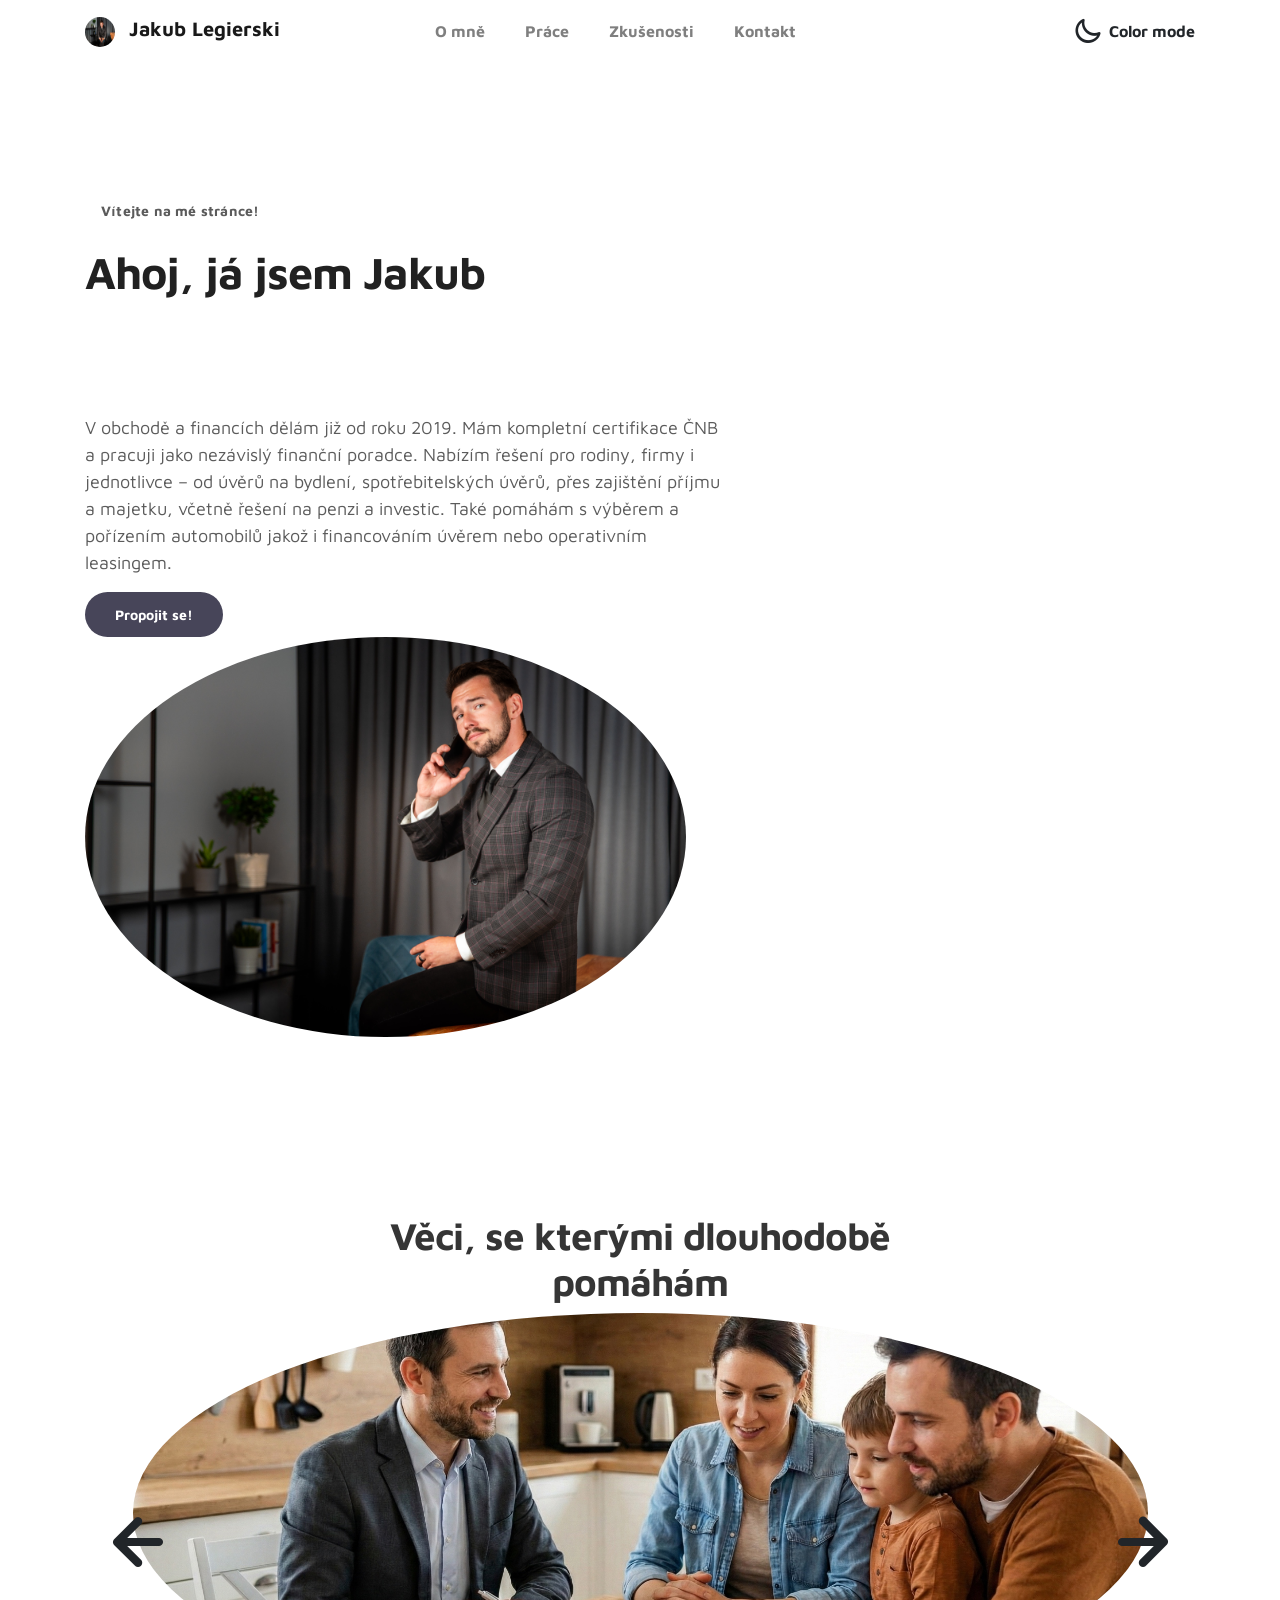
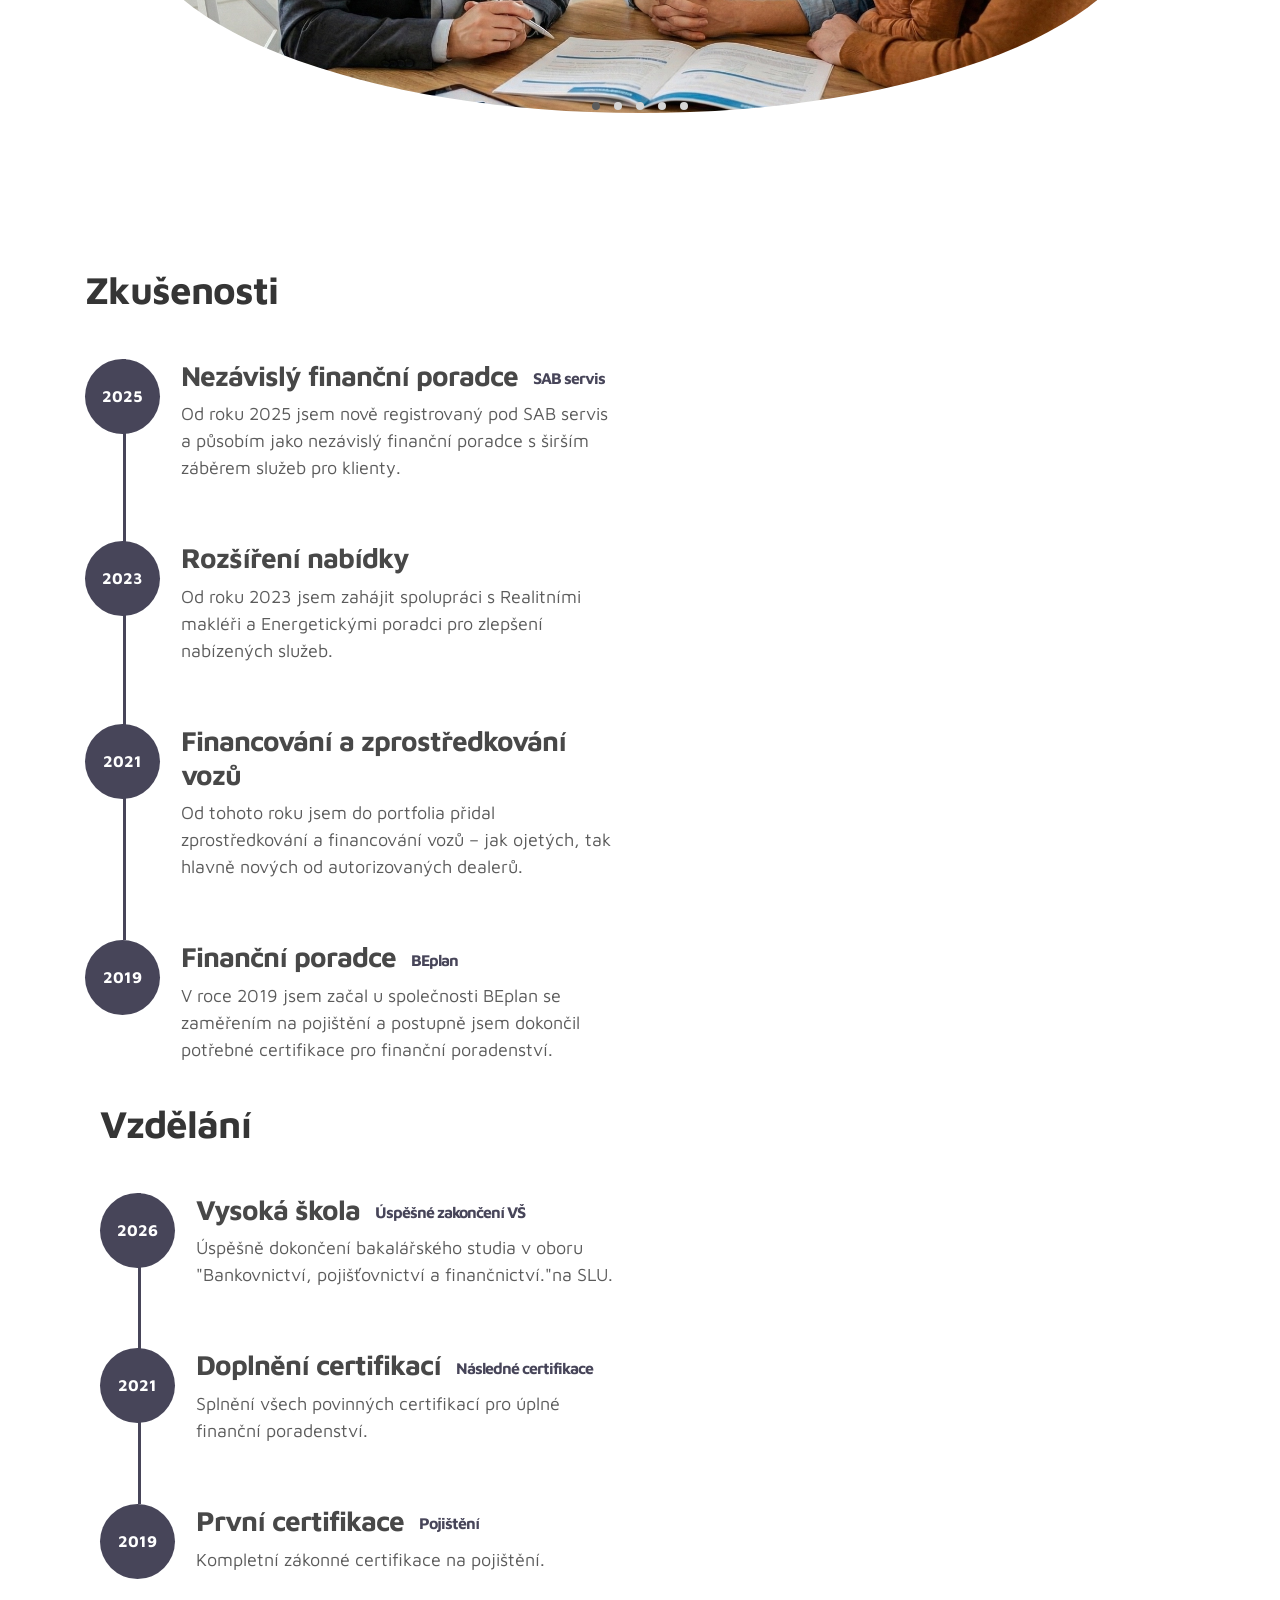
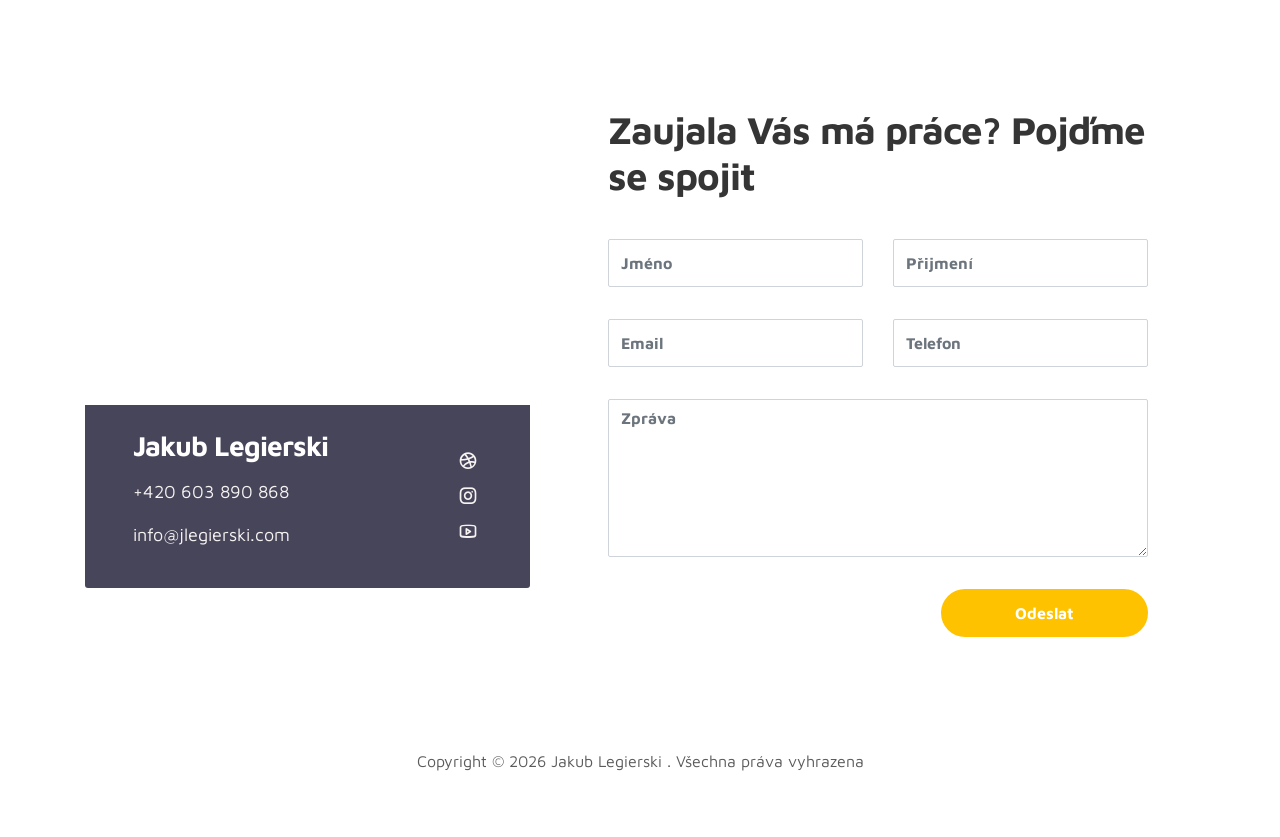
<file: index.html>
<!doctype html>
<html lang="en">
  <head>
    <meta charset="utf-8">
    <meta name="viewport" content="width=device-width, initial-scale=1, shrink-to-fit=no">
    <meta name="description" content="">
    <meta name="author" content="">

    <title> Jakub Legierski - Finanční specialista</title>

    <link href="css/bootstrap.min.css" rel="stylesheet">
    <link href="css/unicons.css" rel="stylesheet">
    <link href="css/owl.carousel.min.css" rel="stylesheet">
    <link href="css/owl.theme.default.min.css" rel="stylesheet">

    <!-- MAIN STYLE -->
    <link rel="stylesheet" href="css/tooplate-style.css">
    
<!--

Tooplate 2115 Marvel

https://www.tooplate.com/view/2115-marvel

-->
  </head>
  <body>

    <!-- MENU -->
    <nav class="navbar navbar-expand-sm navbar-light">
        <div class="container">
            <a class="navbar-brand" href="index.html">
  		<img src="images/Ja.png" alt="Jakub Legierski" style="width:30px; height:30px; border-radius:50%; margin-right:8px;">
  Jakub Legierski
</a>

            <button class="navbar-toggler" type="button" data-toggle="collapse" data-target="#navbarNav" aria-controls="navbarNav" aria-expanded="false"
                aria-label="Toggle navigation">
                <span class="navbar-toggler-icon"></span>
                <span class="navbar-toggler-icon"></span>
                <span class="navbar-toggler-icon"></span>
            </button>

            <div class="collapse navbar-collapse" id="navbarNav">
                <ul class="navbar-nav mx-auto">
                    <li class="nav-item">
                        <a href="#about" class="nav-link"><span data-hover="O mně">O mně</span></a>
                    </li>
                    <li class="nav-item">
                        <a href="#project" class="nav-link"><span data-hover="Práce">Práce</span></a>
                    </li>
                    <li class="nav-item">
                        <a href="#resume" class="nav-link"><span data-hover="Zkušenosti">Zkušenosti</span></a>
                    </li>
                    <li class="nav-item">
                        <a href="#contact" class="nav-link"><span data-hover="Kontakt">Kontakt</span></a>
                    </li>
                </ul>

                <ul class="navbar-nav ml-lg-auto">
                    <div class="ml-lg-4">
                      <div class="color-mode d-lg-flex justify-content-center align-items-center">
                        <i class="color-mode-icon"></i>
                        Color mode
                      </div>
                    </div>
                </ul>
            </div>
        </div>
    </nav>

    <!-- ABOUT -->
    <section class="about full-screen d-lg-flex justify-content-center align-items-center" id="about">
        <div class="container">
            <div class="row">
                
                <div class="col-lg-7 col-md-12 col-12 d-flex align-items-center">
                    <div class="about-text">
                        <small class="small-text">Vítejte <span class="mobile-block">na mé stránce!</span></small>
                        <h1 class="animated animated-text">
                            <span class="mr-2">Ahoj, já jsem Jakub</span>
                                <div class="animated-info">
                                    <span class="animated-item">Finanční specialista</span>
                                    <span class="animated-item">Investiční poradce</span>
                                    <span class="animated-item">Automobilový nadšenec</span>
                                </div>
                        </h1>

                        <p>V obchodě a financích dělám již od roku 2019. Mám kompletní certifikace ČNB a pracuji jako nezávislý finanční poradce. Nabízím řešení pro rodiny, firmy i jednotlivce – od úvěrů na bydlení, spotřebitelských úvěrů, přes zajištění příjmu a majetku, včetně řešení na penzi a investic. Také pomáhám s výběrem a pořízením automobilů jakož i financováním úvěrem nebo operativním leasingem.</p>
                        
                      
                          <a href="#contact" class="btn custom-btn custom-btn-bg custom-btn-link">Propojit se!</a>
                        </div>
                    </div>
                </div>

                <div class="about-image">
  			<img src="images/ja2.png" class="img-fluid rounded-circle" alt="Jakub Legierski" style="max-height:400px; object-fit:cover;">
			</div>
                </div>

            </div>
        </div>
    </section>

    <!-- PROJECTS -->
    <section class="project py-5" id="project">
        <div class="container">
                
                <div class="row">
                  <div class="col-lg-11 text-center mx-auto col-12">

                      <div class="col-lg-8 mx-auto">
                        <h2>Věci, se kterými dlouhodobě pomáhám</h2>
                      </div>

                      <div class="owl-carousel owl-theme">
                        <div class="item">
                          <div class="project-info">
                            <img src="images/project/revize.jpg" class="img-fluid rounded-circle" alt="project image" style="max-height:400px; object-fit:cover;">
                          </div>
                        </div>

                        <div class="item">
                          <div class="project-info">
                            <img src="images/project/hypo.jpg" class="img-fluid rounded-circle" alt="project image" style="max-height:400px; object-fit:cover;">
                          </div>
                        </div>

                        <div class="item">
                          <div class="project-info">
                            <img src="images/project/ivesti.jpg" class="img-fluid rounded-circle" alt="project image" style="max-height:400px; object-fit:cover;">
                          </div>
                        </div>

                        <div class="item">
                          <div class="project-info">
                            <img src="images/project/cars.jpg" class="img-fluid rounded-circle" alt="project image" style="max-height:400px; object-fit:cover;">
                          </div>
                        </div>

                        <div class="item">
                          <div class="project-info">
                            <img src="images/project/retire.jpg" class="img-fluid rounded-circle" alt="project image" style="max-height:400px; object-fit:cover;">
                          </div>
                        </div>
                      </div>

                  </div>
                </div>
        </div>
    </section>

    <!-- FEATURES -->
    <section class="resume py-5 d-lg-flex justify-content-center align-items-center" id="resume">
        <div class="container">
            <div class="row">

                <div class="col-lg-6 col-12">
                  <h2 class="mb-4">Zkušenosti</h2>

                  
                        <div class="timeline-wrapper">
                            <div class="timeline-yr">
                                <span>2025</span>
                            </div>
                            <div class="timeline-info">
                                <h3><span>Nezávislý finanční poradce</span><small>SAB servis</small></h3>
                                <p>Od roku 2025 jsem nově registrovaný pod SAB servis a působím jako nezávislý finanční poradce s širším záběrem služeb pro klienty.</p>
                            </div>
                        </div>

			<div class="timeline-wrapper">
                            <div class="timeline-yr">
                                <span>2023</span>
                            </div>
                            <div class="timeline-info">
                                <h3><span>Rozšíření nabídky</h3>
                                <p>Od roku 2023 jsem zahájit spolupráci s Realitními makléři a Energetickými poradci pro zlepšení nabízených služeb.</p>
                            </div>
                        </div>

                        <div class="timeline-wrapper">
                            <div class="timeline-yr">
                                <span>2021</span>
                            </div>
                            <div class="timeline-info">
                                <h3><span>Financování a zprostředkování vozů</h3>
                                <p>Od tohoto roku jsem do portfolia přidal zprostředkování a financování vozů – jak ojetých, tak hlavně nových od autorizovaných dealerů.</p>
                            </div>
                        </div>
                        
                        <div class="timeline-wrapper">
                            <div class="timeline-yr">
                                <span>2019</span>
                            </div>
                            <div class="timeline-info">
                                <h3><span>Finanční poradce<small>BEplan</small></h3>
                                <p>V roce 2019 jsem začal u společnosti BEplan se zaměřením na pojištění a postupně jsem dokončil potřebné certifikace pro finanční poradenství.</p>
                            </div>
                        </div>

                    </div>
                </div>

                <div class="col-lg-6 col-12">
                  <h2 class="mb-4 mobile-mt-2">Vzdělání</h2>

                    <div class="timeline">
                        <div class="timeline-wrapper">
                             <div class="timeline-yr">
                                  <span>2026</span>
                             </div>
                             <div class="timeline-info">
                                  <h3><span>Vysoká škola</span><small>Úspěšné zakončení VŠ</small></h3>
                                  <p>Úspěšně dokončení bakalářského studia v oboru "Bankovnictví, pojišťovnictví a finančnictví."na SLU.</p>
                             </div>
                        </div>

                        <div class="timeline-wrapper">
                            <div class="timeline-yr">
                                <span>2021</span>
                            </div>
                            <div class="timeline-info">
                                <h3><span>Doplnění certifikací</span><small>Následné certifikace</small></h3>
                                <p>Splnění všech povinných certifikací pro úplné finanční poradenství.</p>
                            </div>
                        </div>
                        
                        <div class="timeline-wrapper">
                            <div class="timeline-yr">
                                <span>2019</span>
                            </div>
                            <div class="timeline-info">
                                <h3><span>První certifikace</span><small>Pojištění</small></h3>
                                  <p>Kompletní zákonné certifikace na pojištění.</p>
                            </div>
                        </div>

                    </div>
                </div>
                
            </div>
        </div>
    </section>

    <!-- Kontakt -->
    <section class="contact py-5" id="contact">
      <div class="container">
        <div class="row">
          
          <div class="col-lg-5 mr-lg-5 col-12">
            <div class="google-map w-100">
              <iframe src="https://www.google.com/maps/embed?pb=!1m18!1m12!1m3!1d2817.9532741157755!2d17.236759512135077!3d49.60437044780205!2m3!1f0!2f0!3f0!3m2!1i1024!2i768!4f13.1!3m3!1m2!1s0x47124ee4ea79a3c1%3A0x43ed031051d21576!2sTomkova%2064%2F26%2C%20779%2000%20Olomouc%209-Hej%C4%8D%C3%ADn!5e1!3m2!1scs!2scz!4v1790925260205!5m2!1scs!2scz" width="400" height="300" style="border:0;" allowfullscreen="" loading="lazy" referrerpolicy="strict-origin-when-cross-origin"></iframe>
            </div>

            <div class="contact-info d-flex justify-content-between align-items-center py-4 px-lg-5">
                <div class="contact-info-item">
                  <h3 class="mb-3 text-white">Jakub Legierski</h3>
                  <p><a href="tel:+420603890868">+420 603 890 868</a></p>
                  <p><a href="mailto:info@jlegierski.com">info@jlegierski.com</a></p>
                </div>

                <ul class="social-links">
                     <li><a href="https://www.linkedin.com/in/jakub-legierski-a5674a194" class="uil uil-dribbble" data-toggle="tooltip" data-placement="left" title="Linked-In"></a></li>
                     <li><a href="https://www.instagram.com/legi743/" class="uil uil-instagram" data-toggle="tooltip" data-placement="left" title="Instagram"></a></li>
                     <li><a href="http://www.youtube.com/@sab-servis" class="uil uil-youtube" data-toggle="tooltip" data-placement="left" title="Youtube"></a></li>
                </ul>
            </div>
          </div>

          <div class="col-lg-6 col-12">
            <div class="contact-form">
              <h2 class="mb-4">Zaujala Vás má práce? Pojďme se spojit</h2>

              <form action="https://formspree.io/f/xwvnberg" method="POST">
                <div class="row">
                  <div class="col-lg-6 col-12">
                    <input type="text" class="form-control" name="name" placeholder="Jméno" id="name">
                  </div>
					
					 <div class="col-lg-6 col-12">
                    <input type="text" class="form-control" name="name" placeholder="Přijmení" id="name" required>
                  </div>

                  <div class="col-lg-6 col-12">
                    <input type="email" class="form-control" name="email" placeholder="Email" id="email">
                  </div>

					<div class="col-lg-6 col-12">
  					 <input type="tel" class="form-control" name="phone" placeholder="Telefon" id="phone" required>
					</div>

                  <div class="col-12">
                    <textarea name="message" rows="6" class="form-control" id="message" placeholder="Zpráva"></textarea>
                  </div>

                  <div class="ml-lg-auto col-lg-5 col-12">
                    <input type="submit" class="form-control submit-btn" value="Odeslat">
                  </div>
                </div>
              </form>
            </div>
          </div>

        </div>
      </div>
    </section>

    <!-- FOOTER -->
     <footer class="footer py-5">
          <div class="container">
               <div class="row">

                    <div class="col-lg-12 col-12">                                
                        <p class="copyright-text text-center">Copyright &copy; 2026 Jakub Legierski . Všechna práva vyhrazena</p>
                        
                    </div>
                    
               </div>
          </div>
     </footer>

    <script src="js/jquery-3.3.1.min.js"></script>
    <script src="js/popper.min.js"></script>
    <script src="js/bootstrap.min.js"></script>
    <script src="js/Headroom.js"></script>
    <script src="js/jQuery.headroom.js"></script>
    <script src="js/owl.carousel.min.js"></script>
    <script src="js/smoothscroll.js"></script>
    <script src="js/custom.js"></script>

  </body>

</html>
</file>
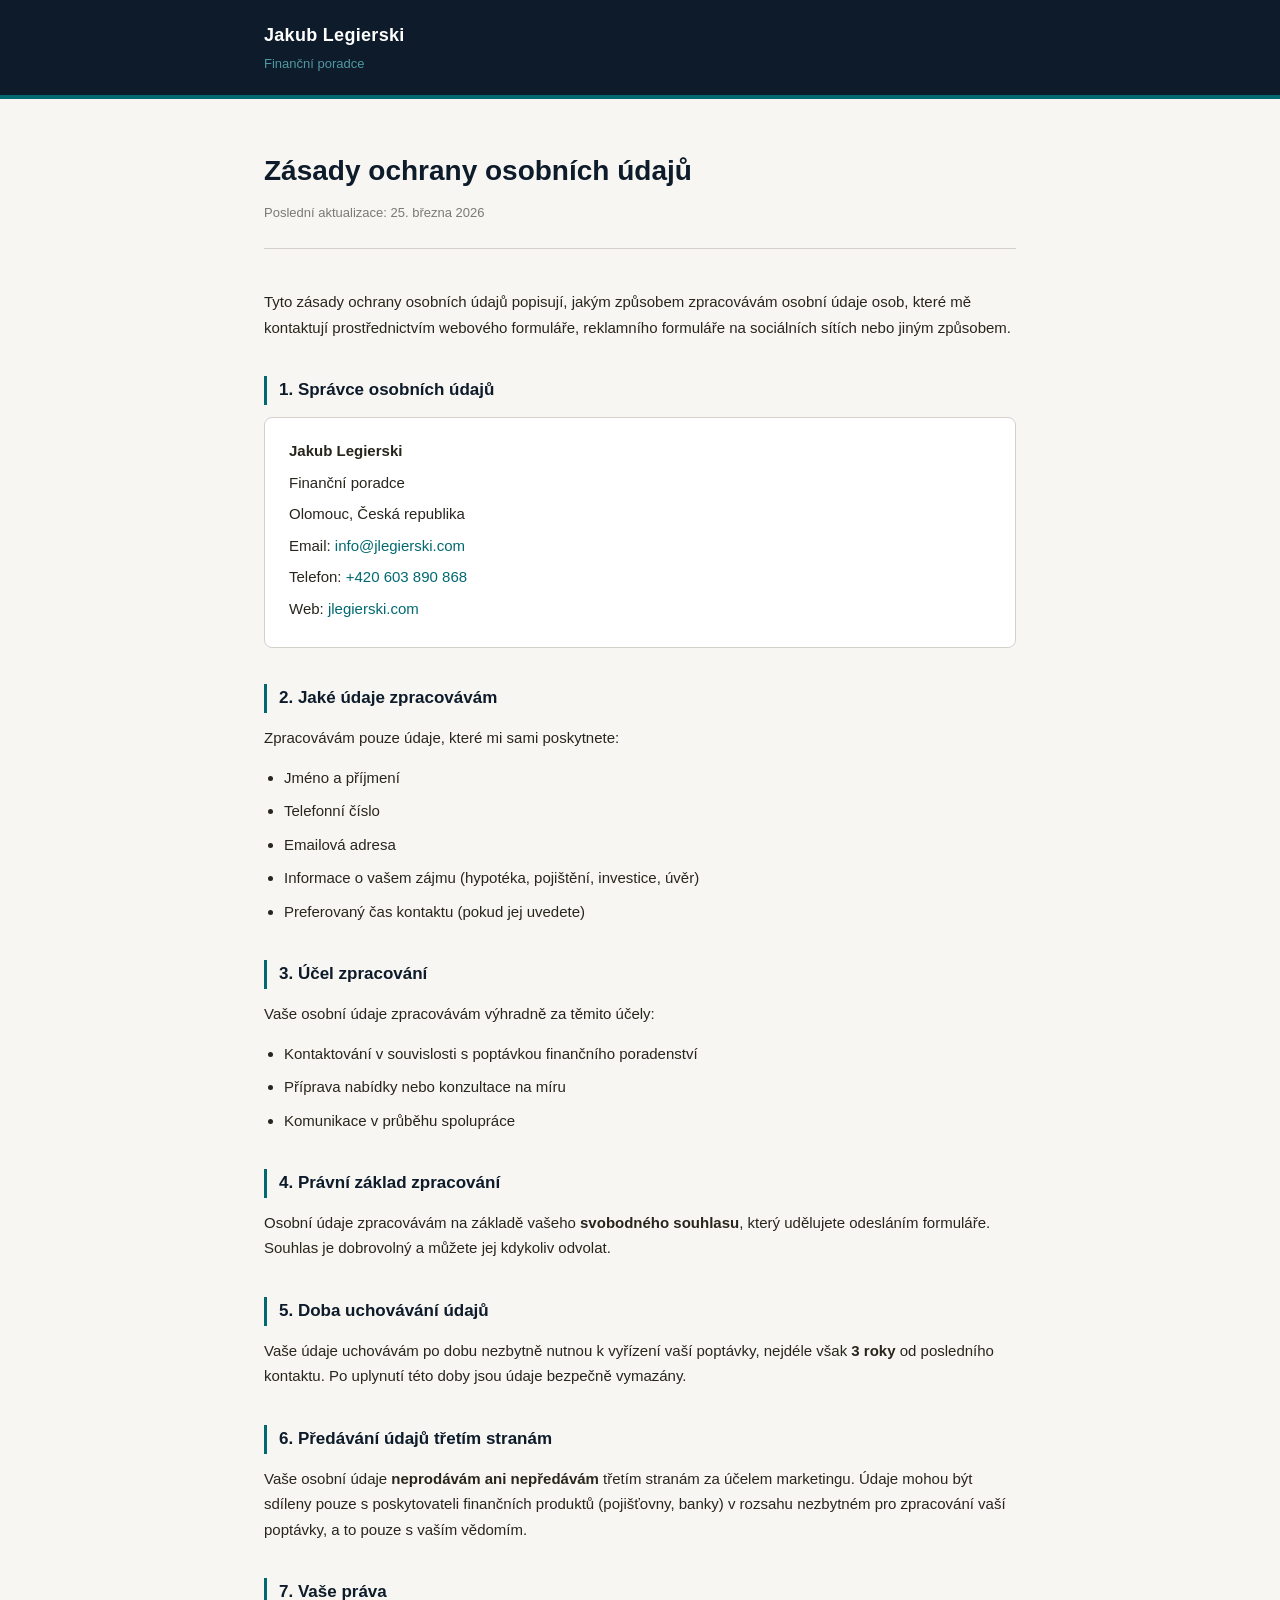
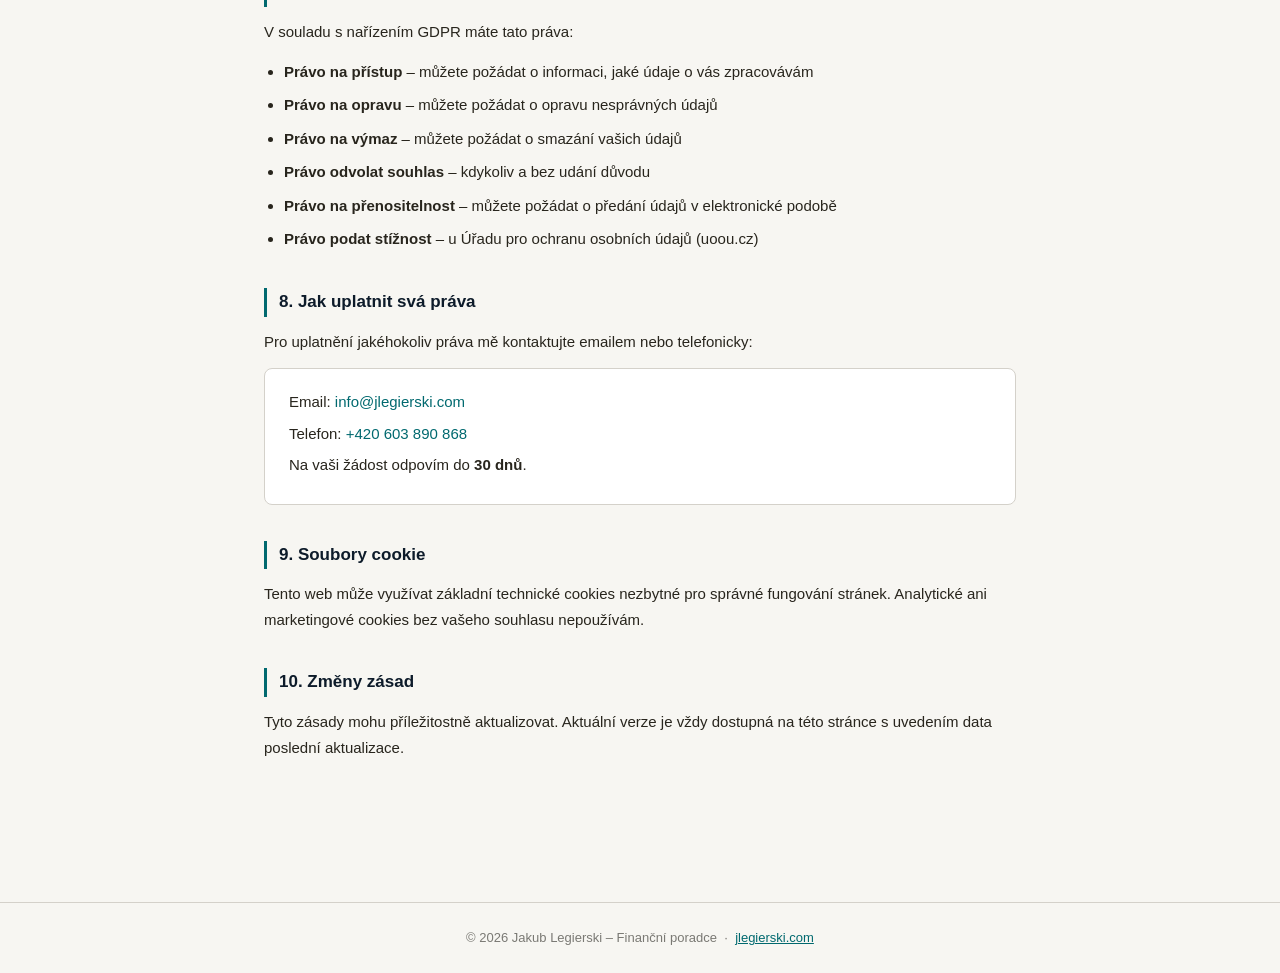
<file: gdpr.html>
<!DOCTYPE html>
<html lang="cs">
<head>
    <meta charset="UTF-8">
    <meta name="viewport" content="width=device-width, initial-scale=1.0">
    <title>Zásady ochrany osobních údajů – Jakub Legierski</title>
    <style>
        * { margin: 0; padding: 0; box-sizing: border-box; }

        body {
            font-family: -apple-system, BlinkMacSystemFont, 'Segoe UI', Arial, sans-serif;
            background: #f7f6f2;
            color: #28251D;
            line-height: 1.7;
        }

        header {
            background: #0D1B2A;
            padding: 20px 0;
            border-bottom: 4px solid #01696F;
        }

        header .inner {
            max-width: 800px;
            margin: 0 auto;
            padding: 0 24px;
            display: flex;
            align-items: center;
            justify-content: space-between;
        }

        header .name {
            color: #fff;
            font-size: 18px;
            font-weight: 700;
            letter-spacing: 0.3px;
        }

        header .subtitle {
            color: #4F98A3;
            font-size: 13px;
            margin-top: 2px;
        }

        .container {
            max-width: 800px;
            margin: 48px auto;
            padding: 0 24px 80px;
        }

        h1 {
            font-size: 28px;
            font-weight: 700;
            color: #0D1B2A;
            margin-bottom: 8px;
        }

        .updated {
            font-size: 13px;
            color: #7A7974;
            margin-bottom: 40px;
            padding-bottom: 24px;
            border-bottom: 1px solid #D4D1CA;
        }

        h2 {
            font-size: 17px;
            font-weight: 700;
            color: #0D1B2A;
            margin: 36px 0 12px;
            padding-left: 12px;
            border-left: 3px solid #01696F;
        }

        p {
            font-size: 15px;
            color: #28251D;
            margin-bottom: 14px;
        }

        ul {
            margin: 8px 0 16px 20px;
        }

        ul li {
            font-size: 15px;
            color: #28251D;
            margin-bottom: 8px;
        }

        .contact-box {
            background: #fff;
            border: 1px solid #D4D1CA;
            border-radius: 8px;
            padding: 20px 24px;
            margin-top: 12px;
        }

        .contact-box p {
            margin-bottom: 6px;
        }

        .contact-box a {
            color: #01696F;
            text-decoration: none;
        }

        .contact-box a:hover {
            text-decoration: underline;
        }

        footer {
            text-align: center;
            padding: 24px;
            font-size: 13px;
            color: #7A7974;
            border-top: 1px solid #D4D1CA;
        }
    </style>
</head>
<body>

<header>
    <div class="inner">
        <div>
            <div class="name">Jakub Legierski</div>
            <div class="subtitle">Finanční poradce</div>
        </div>
    </div>
</header>

<div class="container">

    <h1>Zásady ochrany osobních údajů</h1>
    <p class="updated">Poslední aktualizace: 25. března 2026</p>

    <p>Tyto zásady ochrany osobních údajů popisují, jakým způsobem zpracovávám osobní údaje osob, které mě kontaktují prostřednictvím webového formuláře, reklamního formuláře na sociálních sítích nebo jiným způsobem.</p>

    <h2>1. Správce osobních údajů</h2>
    <div class="contact-box">
        <p><strong>Jakub Legierski</strong></p>
        <p>Finanční poradce</p>
        <p>Olomouc, Česká republika</p>
        <p>Email: <a href="mailto:info@jlegierski.com">info@jlegierski.com</a></p>
        <p>Telefon: <a href="tel:+420603890868">+420 603 890 868</a></p>
        <p>Web: <a href="https://jlegierski.com">jlegierski.com</a></p>
    </div>

    <h2>2. Jaké údaje zpracovávám</h2>
    <p>Zpracovávám pouze údaje, které mi sami poskytnete:</p>
    <ul>
        <li>Jméno a příjmení</li>
        <li>Telefonní číslo</li>
        <li>Emailová adresa</li>
        <li>Informace o vašem zájmu (hypotéka, pojištění, investice, úvěr)</li>
        <li>Preferovaný čas kontaktu (pokud jej uvedete)</li>
    </ul>

    <h2>3. Účel zpracování</h2>
    <p>Vaše osobní údaje zpracovávám výhradně za těmito účely:</p>
    <ul>
        <li>Kontaktování v souvislosti s poptávkou finančního poradenství</li>
        <li>Příprava nabídky nebo konzultace na míru</li>
        <li>Komunikace v průběhu spolupráce</li>
    </ul>

    <h2>4. Právní základ zpracování</h2>
    <p>Osobní údaje zpracovávám na základě vašeho <strong>svobodného souhlasu</strong>, který udělujete odesláním formuláře. Souhlas je dobrovolný a můžete jej kdykoliv odvolat.</p>

    <h2>5. Doba uchovávání údajů</h2>
    <p>Vaše údaje uchovávám po dobu nezbytně nutnou k vyřízení vaší poptávky, nejdéle však <strong>3 roky</strong> od posledního kontaktu. Po uplynutí této doby jsou údaje bezpečně vymazány.</p>

    <h2>6. Předávání údajů třetím stranám</h2>
    <p>Vaše osobní údaje <strong>neprodávám ani nepředávám</strong> třetím stranám za účelem marketingu. Údaje mohou být sdíleny pouze s poskytovateli finančních produktů (pojišťovny, banky) v rozsahu nezbytném pro zpracování vaší poptávky, a to pouze s vaším vědomím.</p>

    <h2>7. Vaše práva</h2>
    <p>V souladu s nařízením GDPR máte tato práva:</p>
    <ul>
        <li><strong>Právo na přístup</strong> – můžete požádat o informaci, jaké údaje o vás zpracovávám</li>
        <li><strong>Právo na opravu</strong> – můžete požádat o opravu nesprávných údajů</li>
        <li><strong>Právo na výmaz</strong> – můžete požádat o smazání vašich údajů</li>
        <li><strong>Právo odvolat souhlas</strong> – kdykoliv a bez udání důvodu</li>
        <li><strong>Právo na přenositelnost</strong> – můžete požádat o předání údajů v elektronické podobě</li>
        <li><strong>Právo podat stížnost</strong> – u Úřadu pro ochranu osobních údajů (uoou.cz)</li>
    </ul>

    <h2>8. Jak uplatnit svá práva</h2>
    <p>Pro uplatnění jakéhokoliv práva mě kontaktujte emailem nebo telefonicky:</p>
    <div class="contact-box">
        <p>Email: <a href="mailto:info@jlegierski.com">info@jlegierski.com</a></p>
        <p>Telefon: <a href="tel:+420603890868">+420 603 890 868</a></p>
        <p>Na vaši žádost odpovím do <strong>30 dnů</strong>.</p>
    </div>

    <h2>9. Soubory cookie</h2>
    <p>Tento web může využívat základní technické cookies nezbytné pro správné fungování stránek. Analytické ani marketingové cookies bez vašeho souhlasu nepoužívám.</p>

    <h2>10. Změny zásad</h2>
    <p>Tyto zásady mohu příležitostně aktualizovat. Aktuální verze je vždy dostupná na této stránce s uvedením data poslední aktualizace.</p>

</div>

<footer>
    © 2026 Jakub Legierski – Finanční poradce &nbsp;·&nbsp; <a href="https://jlegierski.com" style="color:#01696F;">jlegierski.com</a>
</footer>

</body>
</html>
</file>
<file: css/unicons.css>
@font-face {
  font-family: 'unicons';
  src: url('../font/unicons.eot?42479262');
  src: url('../font/unicons.eot?42479262#iefix') format('embedded-opentype'),
       url('../font/unicons.woff2?42479262') format('woff2'),
       url('../font/unicons.woff?42479262') format('woff'),
       url('../font/unicons.ttf?42479262') format('truetype'),
       url('../font/unicons.svg?42479262#unicons') format('svg');
  font-weight: normal;
  font-style: normal;
}
/* Chrome hack: SVG is rendered more smooth in Windozze. 100% magic, uncomment if you need it. */
/* Note, that will break hinting! In other OS-es font will be not as sharp as it could be */
/*
@media screen and (-webkit-min-device-pixel-ratio:0) {
  @font-face {
    font-family: 'unicons';
    src: url('../font/unicons.svg?42479262#unicons') format('svg');
  }
}
*/
 
 [class^="uil-"]:before, [class*=" uil-"]:before {
  font-family: "unicons";
  font-style: normal;
  font-weight: normal;
  speak: none;
 
  display: inline-block;
  text-decoration: inherit;
  width: 1em;
  margin-right: .2em;
  text-align: center;
  /* opacity: .8; */
 
  /* For safety - reset parent styles, that can break glyph codes*/
  font-variant: normal;
  text-transform: none;
 
  /* fix buttons height, for twitter bootstrap */
  line-height: 1em;
 
  /* Animation center compensation - margins should be symmetric */
  /* remove if not needed */
  margin-left: .2em;
 
  /* you can be more comfortable with increased icons size */
  /* font-size: 120%; */
 
  /* Font smoothing. That was taken from TWBS */
  -webkit-font-smoothing: antialiased;
  -moz-osx-font-smoothing: grayscale;
 
  /* Uncomment for 3D effect */
  /* text-shadow: 1px 1px 1px rgba(127, 127, 127, 0.3); */
}
 
.uil-abacus:before { content: '\e800'; } /* '' */
.uil-accessible-icon-alt:before { content: '\e801'; } /* '' */
.uil-adjust-alt:before { content: '\e802'; } /* '' */
.uil-adjust-circle:before { content: '\e803'; } /* '' */
.uil-adjust-half:before { content: '\e804'; } /* '' */
.uil-adjust:before { content: '\e805'; } /* '' */
.uil-airplay:before { content: '\e806'; } /* '' */
.uil-align-alt:before { content: '\e807'; } /* '' */
.uil-align-center-alt:before { content: '\e808'; } /* '' */
.uil-align-center-h:before { content: '\e809'; } /* '' */
.uil-align-center-justify:before { content: '\e80a'; } /* '' */
.uil-align-center-v:before { content: '\e80b'; } /* '' */
.uil-align-center:before { content: '\e80c'; } /* '' */
.uil-align-justify:before { content: '\e80d'; } /* '' */
.uil-align-left-justify:before { content: '\e80e'; } /* '' */
.uil-align-left:before { content: '\e80f'; } /* '' */
.uil-align-letter-right:before { content: '\e810'; } /* '' */
.uil-align-right-justify:before { content: '\e811'; } /* '' */
.uil-align-right:before { content: '\e812'; } /* '' */
.uil-align:before { content: '\e813'; } /* '' */
.uil-ambulance:before { content: '\e814'; } /* '' */
.uil-analysis:before { content: '\e815'; } /* '' */
.uil-analytics:before { content: '\e816'; } /* '' */
.uil-anchor:before { content: '\e817'; } /* '' */
.uil-android-phone-slash:before { content: '\e818'; } /* '' */
.uil-angle-double-down:before { content: '\e819'; } /* '' */
.uil-angle-double-left:before { content: '\e81a'; } /* '' */
.uil-angle-double-right:before { content: '\e81b'; } /* '' */
.uil-angle-double-up:before { content: '\e81c'; } /* '' */
.uil-angle-down:before { content: '\e81d'; } /* '' */
.uil-angle-left:before { content: '\e81e'; } /* '' */
.uil-angle-right-b:before { content: '\e81f'; } /* '' */
.uil-angle-right:before { content: '\e820'; } /* '' */
.uil-angle-up:before { content: '\e821'; } /* '' */
.uil-annoyed-alt:before { content: '\e822'; } /* '' */
.uil-annoyed:before { content: '\e823'; } /* '' */
.uil-apps:before { content: '\e824'; } /* '' */
.uil-archive-alt:before { content: '\e825'; } /* '' */
.uil-archive:before { content: '\e826'; } /* '' */
.uil-arrow-break:before { content: '\e827'; } /* '' */
.uil-arrow-circle-down:before { content: '\e828'; } /* '' */
.uil-arrow-circle-left:before { content: '\e829'; } /* '' */
.uil-arrow-circle-right:before { content: '\e82a'; } /* '' */
.uil-arrow-circle-up:before { content: '\e82b'; } /* '' */
.uil-arrow-compress-h:before { content: '\e82c'; } /* '' */
.uil-arrow-down-left:before { content: '\e82d'; } /* '' */
.uil-arrow-down-right:before { content: '\e82e'; } /* '' */
.uil-arrow-down:before { content: '\e82f'; } /* '' */
.uil-arrow-from-right:before { content: '\e830'; } /* '' */
.uil-arrow-from-top:before { content: '\e831'; } /* '' */
.uil-arrow-growth:before { content: '\e832'; } /* '' */
.uil-arrow-left:before { content: '\e833'; } /* '' */
.uil-arrow-random:before { content: '\e834'; } /* '' */
.uil-arrow-resize-diagonal:before { content: '\e835'; } /* '' */
.uil-arrow-right:before { content: '\e836'; } /* '' */
.uil-arrow-to-bottom:before { content: '\e837'; } /* '' */
.uil-arrow-to-right:before { content: '\e838'; } /* '' */
.uil-arrow-up-left:before { content: '\e839'; } /* '' */
.uil-arrow-up-right:before { content: '\e83a'; } /* '' */
.uil-arrow-up:before { content: '\e83b'; } /* '' */
.uil-arrows-h-alt:before { content: '\e83c'; } /* '' */
.uil-arrows-h:before { content: '\e83d'; } /* '' */
.uil-arrows-left-down:before { content: '\e83e'; } /* '' */
.uil-arrows-maximize:before { content: '\e83f'; } /* '' */
.uil-arrows-merge:before { content: '\e840'; } /* '' */
.uil-arrows-resize-h:before { content: '\e841'; } /* '' */
.uil-arrows-resize-v:before { content: '\e842'; } /* '' */
.uil-arrows-resize:before { content: '\e843'; } /* '' */
.uil-arrows-right-down:before { content: '\e844'; } /* '' */
.uil-arrows-shrink-h:before { content: '\e845'; } /* '' */
.uil-arrows-shrink-v:before { content: '\e846'; } /* '' */
.uil-arrows-up-right:before { content: '\e847'; } /* '' */
.uil-arrows-v-alt:before { content: '\e848'; } /* '' */
.uil-arrows-v:before { content: '\e849'; } /* '' */
.uil-at:before { content: '\e84a'; } /* '' */
.uil-atm-card:before { content: '\e84b'; } /* '' */
.uil-atom:before { content: '\e84c'; } /* '' */
.uil-auto-flash:before { content: '\e84d'; } /* '' */
.uil-award-alt:before { content: '\e84e'; } /* '' */
.uil-award:before { content: '\e84f'; } /* '' */
.uil-baby-carriage:before { content: '\e850'; } /* '' */
.uil-backpack:before { content: '\e851'; } /* '' */
.uil-backspace:before { content: '\e852'; } /* '' */
.uil-backward:before { content: '\e853'; } /* '' */
.uil-bag-alt:before { content: '\e854'; } /* '' */
.uil-bag-slash:before { content: '\e855'; } /* '' */
.uil-bag:before { content: '\e856'; } /* '' */
.uil-ball:before { content: '\e857'; } /* '' */
.uil-ban:before { content: '\e858'; } /* '' */
.uil-bars:before { content: '\e859'; } /* '' */
.uil-basketball-hoop:before { content: '\e85a'; } /* '' */
.uil-basketball:before { content: '\e85b'; } /* '' */
.uil-battery-bolt:before { content: '\e85c'; } /* '' */
.uil-battery-empty:before { content: '\e85d'; } /* '' */
.uil-bed-double:before { content: '\e85e'; } /* '' */
.uil-bed:before { content: '\e85f'; } /* '' */
.uil-bell-school:before { content: '\e860'; } /* '' */
.uil-bell-slash:before { content: '\e861'; } /* '' */
.uil-bill:before { content: '\e862'; } /* '' */
.uil-bitcoin-circle:before { content: '\e863'; } /* '' */
.uil-bitcoin:before { content: '\e864'; } /* '' */
.uil-bluetooth-b:before { content: '\e865'; } /* '' */
.uil-bolt-alt:before { content: '\e866'; } /* '' */
.uil-bolt-slash:before { content: '\e867'; } /* '' */
.uil-bolt:before { content: '\e868'; } /* '' */
.uil-book-alt:before { content: '\e869'; } /* '' */
.uil-book-medical:before { content: '\e86a'; } /* '' */
.uil-book-open:before { content: '\e86b'; } /* '' */
.uil-book-reader:before { content: '\e86c'; } /* '' */
.uil-book:before { content: '\e86d'; } /* '' */
.uil-bookmark-full:before { content: '\e86e'; } /* '' */
.uil-bookmark:before { content: '\e86f'; } /* '' */
.uil-books:before { content: '\e870'; } /* '' */
.uil-boombox:before { content: '\e871'; } /* '' */
.uil-border-alt:before { content: '\e872'; } /* '' */
.uil-border-bottom:before { content: '\e873'; } /* '' */
.uil-border-clear:before { content: '\e874'; } /* '' */
.uil-border-horizontal:before { content: '\e875'; } /* '' */
.uil-border-inner:before { content: '\e876'; } /* '' */
.uil-border-left:before { content: '\e877'; } /* '' */
.uil-border-out:before { content: '\e878'; } /* '' */
.uil-border-right:before { content: '\e879'; } /* '' */
.uil-border-top:before { content: '\e87a'; } /* '' */
.uil-border-vertical:before { content: '\e87b'; } /* '' */
.uil-box:before { content: '\e87c'; } /* '' */
.uil-briefcase-alt:before { content: '\e87d'; } /* '' */
.uil-briefcase:before { content: '\e87e'; } /* '' */
.uil-bright:before { content: '\e87f'; } /* '' */
.uil-brightness-empty:before { content: '\e880'; } /* '' */
.uil-brightness-half:before { content: '\e881'; } /* '' */
.uil-brightness-low:before { content: '\e882'; } /* '' */
.uil-brightness-minus:before { content: '\e883'; } /* '' */
.uil-brightness-plus:before { content: '\e884'; } /* '' */
.uil-brightness:before { content: '\e885'; } /* '' */
.uil-bring-bottom:before { content: '\e886'; } /* '' */
.uil-bring-front:before { content: '\e887'; } /* '' */
.uil-brush-alt:before { content: '\e888'; } /* '' */
.uil-bug:before { content: '\e889'; } /* '' */
.uil-building:before { content: '\e88a'; } /* '' */
.uil-bullseye:before { content: '\e88b'; } /* '' */
.uil-bus-alt:before { content: '\e88c'; } /* '' */
.uil-bus-school:before { content: '\e88d'; } /* '' */
.uil-bus:before { content: '\e88e'; } /* '' */
.uil-calcualtor:before { content: '\e88f'; } /* '' */
.uil-calculator-alt:before { content: '\e890'; } /* '' */
.uil-calendar-alt:before { content: '\e891'; } /* '' */
.uil-calendar-slash:before { content: '\e892'; } /* '' */
.uil-calender:before { content: '\e893'; } /* '' */
.uil-calling:before { content: '\e894'; } /* '' */
.uil-camera-plus:before { content: '\e895'; } /* '' */
.uil-camera-slash:before { content: '\e896'; } /* '' */
.uil-camera:before { content: '\e897'; } /* '' */
.uil-cancel:before { content: '\e898'; } /* '' */
.uil-capsule:before { content: '\e899'; } /* '' */
.uil-capture:before { content: '\e89a'; } /* '' */
.uil-car-sideview:before { content: '\e89b'; } /* '' */
.uil-car-slash:before { content: '\e89c'; } /* '' */
.uil-car-wash:before { content: '\e89d'; } /* '' */
.uil-car:before { content: '\e89e'; } /* '' */
.uil-card-atm:before { content: '\e89f'; } /* '' */
.uil-caret-right:before { content: '\e8a0'; } /* '' */
.uil-cart:before { content: '\e8a1'; } /* '' */
.uil-cell:before { content: '\e8a2'; } /* '' */
.uil-celsius:before { content: '\e8a3'; } /* '' */
.uil-chart-bar-alt:before { content: '\e8a4'; } /* '' */
.uil-chart-bar:before { content: '\e8a5'; } /* '' */
.uil-chart-down:before { content: '\e8a6'; } /* '' */
.uil-chart-growth-alt:before { content: '\e8a7'; } /* '' */
.uil-chart-growth:before { content: '\e8a8'; } /* '' */
.uil-chart-line:before { content: '\e8a9'; } /* '' */
.uil-chart-pie-alt:before { content: '\e8aa'; } /* '' */
.uil-chart-pie:before { content: '\e8ab'; } /* '' */
.uil-chart:before { content: '\e8ac'; } /* '' */
.uil-chat-bubble-user:before { content: '\e8ad'; } /* '' */
.uil-chat-info:before { content: '\e8ae'; } /* '' */
.uil-chat:before { content: '\e8af'; } /* '' */
.uil-check-circle:before { content: '\e8b0'; } /* '' */
.uil-check-square:before { content: '\e8b1'; } /* '' */
.uil-check:before { content: '\e8b2'; } /* '' */
.uil-circle-layer:before { content: '\e8b3'; } /* '' */
.uil-circle:before { content: '\e8b4'; } /* '' */
.uil-circuit:before { content: '\e8b5'; } /* '' */
.uil-clapper-board:before { content: '\e8b6'; } /* '' */
.uil-clipboard-alt:before { content: '\e8b7'; } /* '' */
.uil-clipboard-blank:before { content: '\e8b8'; } /* '' */
.uil-clipboard-notes:before { content: '\e8b9'; } /* '' */
.uil-clipboard:before { content: '\e8ba'; } /* '' */
.uil-clock-eight:before { content: '\e8bb'; } /* '' */
.uil-clock-five:before { content: '\e8bc'; } /* '' */
.uil-clock-nine:before { content: '\e8bd'; } /* '' */
.uil-clock-seven:before { content: '\e8be'; } /* '' */
.uil-clock-ten:before { content: '\e8bf'; } /* '' */
.uil-clock-three:before { content: '\e8c0'; } /* '' */
.uil-clock-two:before { content: '\e8c1'; } /* '' */
.uil-clock:before { content: '\e8c2'; } /* '' */
.uil-closed-captioning:before { content: '\e8c3'; } /* '' */
.uil-cloud-block:before { content: '\e8c4'; } /* '' */
.uil-cloud-bookmark:before { content: '\e8c5'; } /* '' */
.uil-cloud-check:before { content: '\e8c6'; } /* '' */
.uil-cloud-computing:before { content: '\e8c7'; } /* '' */
.uil-cloud-data-connection:before { content: '\e8c8'; } /* '' */
.uil-cloud-database-tree:before { content: '\e8c9'; } /* '' */
.uil-cloud-download:before { content: '\e8ca'; } /* '' */
.uil-cloud-drizzle:before { content: '\e8cb'; } /* '' */
.uil-cloud-exclamation:before { content: '\e8cc'; } /* '' */
.uil-cloud-hail:before { content: '\e8cd'; } /* '' */
.uil-cloud-heart:before { content: '\e8ce'; } /* '' */
.uil-cloud-info:before { content: '\e8cf'; } /* '' */
.uil-cloud-lock:before { content: '\e8d0'; } /* '' */
.uil-cloud-meatball:before { content: '\e8d1'; } /* '' */
.uil-cloud-moon-hail:before { content: '\e8d2'; } /* '' */
.uil-cloud-moon-meatball:before { content: '\e8d3'; } /* '' */
.uil-cloud-moon-rain:before { content: '\e8d4'; } /* '' */
.uil-cloud-moon-showers:before { content: '\e8d5'; } /* '' */
.uil-cloud-moon:before { content: '\e8d6'; } /* '' */
.uil-cloud-question:before { content: '\e8d7'; } /* '' */
.uil-cloud-rain-sun:before { content: '\e8d8'; } /* '' */
.uil-cloud-rain:before { content: '\e8d9'; } /* '' */
.uil-cloud-redo:before { content: '\e8da'; } /* '' */
.uil-cloud-set:before { content: '\e8db'; } /* '' */
.uil-cloud-share:before { content: '\e8dc'; } /* '' */
.uil-cloud-shield:before { content: '\e8dd'; } /* '' */
.uil-cloud-showers-alt:before { content: '\e8de'; } /* '' */
.uil-cloud-showers-heavy:before { content: '\e8df'; } /* '' */
.uil-cloud-showers:before { content: '\e8e0'; } /* '' */
.uil-cloud-slash:before { content: '\e8e1'; } /* '' */
.uil-cloud-sun-hail:before { content: '\e8e2'; } /* '' */
.uil-cloud-sun-meatball:before { content: '\e8e3'; } /* '' */
.uil-cloud-sun-rain-alt:before { content: '\e8e4'; } /* '' */
.uil-cloud-sun-rain:before { content: '\e8e5'; } /* '' */
.uil-cloud-sun-tear:before { content: '\e8e6'; } /* '' */
.uil-cloud-sun:before { content: '\e8e7'; } /* '' */
.uil-cloud-times:before { content: '\e8e8'; } /* '' */
.uil-cloud-unlock:before { content: '\e8e9'; } /* '' */
.uil-cloud-upload:before { content: '\e8ea'; } /* '' */
.uil-cloud-wifi:before { content: '\e8eb'; } /* '' */
.uil-cloud-wind:before { content: '\e8ec'; } /* '' */
.uil-cloud:before { content: '\e8ed'; } /* '' */
.uil-clouds:before { content: '\e8ee'; } /* '' */
.uil-club:before { content: '\e8ef'; } /* '' */
.uil-code:before { content: '\e8f0'; } /* '' */
.uil-coffee:before { content: '\e8f1'; } /* '' */
.uil-cog:before { content: '\e8f2'; } /* '' */
.uil-coins:before { content: '\e8f3'; } /* '' */
.uil-columns:before { content: '\e8f4'; } /* '' */
.uil-comment-alt-block:before { content: '\e8f5'; } /* '' */
.uil-comment-alt-chart-lines:before { content: '\e8f6'; } /* '' */
.uil-comment-alt-check:before { content: '\e8f7'; } /* '' */
.uil-comment-alt-dots:before { content: '\e8f8'; } /* '' */
.uil-comment-alt-download:before { content: '\e8f9'; } /* '' */
.uil-comment-alt-edit:before { content: '\e8fa'; } /* '' */
.uil-comment-alt-exclamation:before { content: '\e8fb'; } /* '' */
.uil-comment-alt-heart:before { content: '\e8fc'; } /* '' */
.uil-comment-alt-image:before { content: '\e8fd'; } /* '' */
.uil-comment-alt-info:before { content: '\e8fe'; } /* '' */
.uil-comment-alt-lines:before { content: '\e8ff'; } /* '' */
.uil-comment-alt-lock:before { content: '\e900'; } /* '' */
.uil-comment-alt-medical:before { content: '\e901'; } /* '' */
.uil-comment-alt-message:before { content: '\e902'; } /* '' */
.uil-comment-alt-notes:before { content: '\e903'; } /* '' */
.uil-comment-alt-plus:before { content: '\e904'; } /* '' */
.uil-comment-alt-question:before { content: '\e905'; } /* '' */
.uil-comment-alt-redo:before { content: '\e906'; } /* '' */
.uil-comment-alt-search:before { content: '\e907'; } /* '' */
.uil-comment-alt-share:before { content: '\e908'; } /* '' */
.uil-comment-alt-shield:before { content: '\e909'; } /* '' */
.uil-comment-alt-upload:before { content: '\e90a'; } /* '' */
.uil-comment-alt-verify:before { content: '\e90b'; } /* '' */
.uil-comment-alt:before { content: '\e90c'; } /* '' */
.uil-comment-block:before { content: '\e90d'; } /* '' */
.uil-comment-chart-line:before { content: '\e90e'; } /* '' */
.uil-comment-check:before { content: '\e90f'; } /* '' */
.uil-comment-dots:before { content: '\e910'; } /* '' */
.uil-comment-download:before { content: '\e911'; } /* '' */
.uil-comment-edit:before { content: '\e912'; } /* '' */
.uil-comment-exclamation:before { content: '\e913'; } /* '' */
.uil-comment-heart:before { content: '\e914'; } /* '' */
.uil-comment-image:before { content: '\e915'; } /* '' */
.uil-comment-info-alt:before { content: '\e916'; } /* '' */
.uil-comment-info:before { content: '\e917'; } /* '' */
.uil-comment-lines:before { content: '\e918'; } /* '' */
.uil-comment-lock:before { content: '\e919'; } /* '' */
.uil-comment-medical:before { content: '\e91a'; } /* '' */
.uil-comment-message:before { content: '\e91b'; } /* '' */
.uil-comment-notes:before { content: '\e91c'; } /* '' */
.uil-comment-plus:before { content: '\e91d'; } /* '' */
.uil-comment-question:before { content: '\e91e'; } /* '' */
.uil-comment-redo:before { content: '\e91f'; } /* '' */
.uil-comment-search:before { content: '\e920'; } /* '' */
.uil-comment-share:before { content: '\e921'; } /* '' */
.uil-comment-shield:before { content: '\e922'; } /* '' */
.uil-comment-slash:before { content: '\e923'; } /* '' */
.uil-comment-upload:before { content: '\e924'; } /* '' */
.uil-comment-verify:before { content: '\e925'; } /* '' */
.uil-comment:before { content: '\e926'; } /* '' */
.uil-comments-alt:before { content: '\e927'; } /* '' */
.uil-comments:before { content: '\e928'; } /* '' */
.uil-commnet-alt-slash:before { content: '\e929'; } /* '' */
.uil-compact-disc:before { content: '\e92a'; } /* '' */
.uil-compass:before { content: '\e92b'; } /* '' */
.uil-compress-alt-left:before { content: '\e92c'; } /* '' */
.uil-compress-alt:before { content: '\e92d'; } /* '' */
.uil-compress-arrows:before { content: '\e92e'; } /* '' */
.uil-compress-lines:before { content: '\e92f'; } /* '' */
.uil-compress-point:before { content: '\e930'; } /* '' */
.uil-compress-v:before { content: '\e931'; } /* '' */
.uil-compress:before { content: '\e932'; } /* '' */
.uil-computer-mouse:before { content: '\e933'; } /* '' */
.uil-confused:before { content: '\e934'; } /* '' */
.uil-constructor:before { content: '\e935'; } /* '' */
.uil-copy-alt:before { content: '\e936'; } /* '' */
.uil-copy-landscape:before { content: '\e937'; } /* '' */
.uil-copy:before { content: '\e938'; } /* '' */
.uil-copyright:before { content: '\e939'; } /* '' */
.uil-corner-down-left:before { content: '\e93a'; } /* '' */
.uil-corner-down-right-alt:before { content: '\e93b'; } /* '' */
.uil-corner-down-right:before { content: '\e93c'; } /* '' */
.uil-corner-left-down:before { content: '\e93d'; } /* '' */
.uil-corner-right-down:before { content: '\e93e'; } /* '' */
.uil-corner-up-left-alt:before { content: '\e93f'; } /* '' */
.uil-corner-up-left:before { content: '\e940'; } /* '' */
.uil-corner-up-right-alt:before { content: '\e941'; } /* '' */
.uil-corner-up-right:before { content: '\e942'; } /* '' */
.uil-creative-commons-pd-alt:before { content: '\e943'; } /* '' */
.uil-creative-commons-pd:before { content: '\e944'; } /* '' */
.uil-crockery:before { content: '\e945'; } /* '' */
.uil-crop-alt-rotate-left:before { content: '\e946'; } /* '' */
.uil-crop-alt-rotate-right:before { content: '\e947'; } /* '' */
.uil-crop-alt:before { content: '\e948'; } /* '' */
.uil-crosshair-alt:before { content: '\e949'; } /* '' */
.uil-crosshair:before { content: '\e94a'; } /* '' */
.uil-crosshairs:before { content: '\e94b'; } /* '' */
.uil-cube:before { content: '\e94c'; } /* '' */
.uil-data-sharing:before { content: '\e94d'; } /* '' */
.uil-database-alt:before { content: '\e94e'; } /* '' */
.uil-database:before { content: '\e94f'; } /* '' */
.uil-desert:before { content: '\e950'; } /* '' */
.uil-desktop-alt-slash:before { content: '\e951'; } /* '' */
.uil-desktop-alt:before { content: '\e952'; } /* '' */
.uil-desktop-cloud-alt:before { content: '\e953'; } /* '' */
.uil-desktop-slash:before { content: '\e954'; } /* '' */
.uil-desktop:before { content: '\e955'; } /* '' */
.uil-dialpad-alt:before { content: '\e956'; } /* '' */
.uil-dialpad:before { content: '\e957'; } /* '' */
.uil-diamond:before { content: '\e958'; } /* '' */
.uil-diary-alt:before { content: '\e959'; } /* '' */
.uil-diary:before { content: '\e95a'; } /* '' */
.uil-dice-five:before { content: '\e95b'; } /* '' */
.uil-dice-four:before { content: '\e95c'; } /* '' */
.uil-dice-one:before { content: '\e95d'; } /* '' */
.uil-dice-six:before { content: '\e95e'; } /* '' */
.uil-dice-three:before { content: '\e95f'; } /* '' */
.uil-dice-two:before { content: '\e960'; } /* '' */
.uil-direction:before { content: '\e961'; } /* '' */
.uil-directions:before { content: '\e962'; } /* '' */
.uil-dizzy-meh:before { content: '\e963'; } /* '' */
.uil-dna:before { content: '\e964'; } /* '' */
.uil-document-layout-center:before { content: '\e965'; } /* '' */
.uil-document-layout-left:before { content: '\e966'; } /* '' */
.uil-document-layout-right:before { content: '\e967'; } /* '' */
.uil-document:before { content: '\e968'; } /* '' */
.uil-dollar-alt:before { content: '\e969'; } /* '' */
.uil-dollar-sign-alt:before { content: '\e96a'; } /* '' */
.uil-dollar-sign:before { content: '\e96b'; } /* '' */
.uil-down-arrow:before { content: '\e96c'; } /* '' */
.uil-download-alt:before { content: '\e96d'; } /* '' */
.uil-dribbble:before { content: '\e96e'; } /* '' */
.uil-drill:before { content: '\e96f'; } /* '' */
.uil-dropbox:before { content: '\e970'; } /* '' */
.uil-dumbbell:before { content: '\e971'; } /* '' */
.uil-edit-alt:before { content: '\e972'; } /* '' */
.uil-edit:before { content: '\e973'; } /* '' */
.uil-ellipsis-h:before { content: '\e974'; } /* '' */
.uil-ellipsis-v:before { content: '\e975'; } /* '' */
.uil-emoji:before { content: '\e976'; } /* '' */
.uil-enter:before { content: '\e977'; } /* '' */
.uil-entry:before { content: '\e978'; } /* '' */
.uil-envelope-add:before { content: '\e979'; } /* '' */
.uil-envelope-alt:before { content: '\e97a'; } /* '' */
.uil-envelope-block:before { content: '\e97b'; } /* '' */
.uil-envelope-bookmark:before { content: '\e97c'; } /* '' */
.uil-envelope-check:before { content: '\e97d'; } /* '' */
.uil-envelope-download-alt:before { content: '\e97e'; } /* '' */
.uil-envelope-download:before { content: '\e97f'; } /* '' */
.uil-envelope-edit:before { content: '\e980'; } /* '' */
.uil-envelope-exclamation:before { content: '\e981'; } /* '' */
.uil-envelope-heart:before { content: '\e982'; } /* '' */
.uil-envelope-info:before { content: '\e983'; } /* '' */
.uil-envelope-lock:before { content: '\e984'; } /* '' */
.uil-envelope-minus:before { content: '\e985'; } /* '' */
.uil-envelope-open:before { content: '\e986'; } /* '' */
.uil-envelope-question:before { content: '\e987'; } /* '' */
.uil-envelope-receive:before { content: '\e988'; } /* '' */
.uil-envelope-redo:before { content: '\e989'; } /* '' */
.uil-envelope-search:before { content: '\e98a'; } /* '' */
.uil-envelope-send:before { content: '\e98b'; } /* '' */
.uil-envelope-share:before { content: '\e98c'; } /* '' */
.uil-envelope-shield:before { content: '\e98d'; } /* '' */
.uil-envelope-star:before { content: '\e98e'; } /* '' */
.uil-envelope-times:before { content: '\e98f'; } /* '' */
.uil-envelope-upload-alt:before { content: '\e990'; } /* '' */
.uil-envelope-upload:before { content: '\e991'; } /* '' */
.uil-envelope:before { content: '\e992'; } /* '' */
.uil-envelopes:before { content: '\e993'; } /* '' */
.uil-equal-circle:before { content: '\e994'; } /* '' */
.uil-euro-circle:before { content: '\e995'; } /* '' */
.uil-euro:before { content: '\e996'; } /* '' */
.uil-exchange-alt:before { content: '\e997'; } /* '' */
.uil-exchange:before { content: '\e998'; } /* '' */
.uil-exclamation-circle:before { content: '\e999'; } /* '' */
.uil-exclamation-octagon:before { content: '\e99a'; } /* '' */
.uil-exclamation-triangle:before { content: '\e99b'; } /* '' */
.uil-exclude:before { content: '\e99c'; } /* '' */
.uil-exit:before { content: '\e99d'; } /* '' */
.uil-expand-alt:before { content: '\e99e'; } /* '' */
.uil-expand-arrows-alt:before { content: '\e99f'; } /* '' */
.uil-expand-arrows:before { content: '\e9a0'; } /* '' */
.uil-expand-from-corner:before { content: '\e9a1'; } /* '' */
.uil-expand-left:before { content: '\e9a2'; } /* '' */
.uil-export:before { content: '\e9a3'; } /* '' */
.uil-exposure-alt:before { content: '\e9a4'; } /* '' */
.uil-exposure-increase:before { content: '\e9a5'; } /* '' */
.uil-external-link-alt:before { content: '\e9a6'; } /* '' */
.uil-eye-slash:before { content: '\e9a7'; } /* '' */
.uil-eye:before { content: '\e9a8'; } /* '' */
.uil-facebook:before { content: '\e9a9'; } /* '' */
.uil-fahrenheit:before { content: '\e9aa'; } /* '' */
.uil-fast-mail-alt:before { content: '\e9ab'; } /* '' */
.uil-fast-mail:before { content: '\e9ac'; } /* '' */
.uil-favorite:before { content: '\e9ad'; } /* '' */
.uil-feedback:before { content: '\e9ae'; } /* '' */
.uil-file-alt:before { content: '\e9af'; } /* '' */
.uil-file-blank:before { content: '\e9b0'; } /* '' */
.uil-file-block-alt:before { content: '\e9b1'; } /* '' */
.uil-file-bookmark-alt:before { content: '\e9b2'; } /* '' */
.uil-file-check-alt:before { content: '\e9b3'; } /* '' */
.uil-file-check:before { content: '\e9b4'; } /* '' */
.uil-file-contract-dollar:before { content: '\e9b5'; } /* '' */
.uil-file-copy-alt:before { content: '\e9b6'; } /* '' */
.uil-file-download-alt:before { content: '\e9b7'; } /* '' */
.uil-file-download:before { content: '\e9b8'; } /* '' */
.uil-file-edit-alt:before { content: '\e9b9'; } /* '' */
.uil-file-exclamation-alt:before { content: '\e9ba'; } /* '' */
.uil-file-exclamation:before { content: '\e9bb'; } /* '' */
.uil-file-heart:before { content: '\e9bc'; } /* '' */
.uil-file-info-alt:before { content: '\e9bd'; } /* '' */
.uil-file-landscape-alt:before { content: '\e9be'; } /* '' */
.uil-file-landscape:before { content: '\e9bf'; } /* '' */
.uil-file-lanscape-slash:before { content: '\e9c0'; } /* '' */
.uil-file-lock-alt:before { content: '\e9c1'; } /* '' */
.uil-file-medical-alt:before { content: '\e9c2'; } /* '' */
.uil-file-medical:before { content: '\e9c3'; } /* '' */
.uil-file-minus-alt:before { content: '\e9c4'; } /* '' */
.uil-file-minus:before { content: '\e9c5'; } /* '' */
.uil-file-network:before { content: '\e9c6'; } /* '' */
.uil-file-plus-alt:before { content: '\e9c7'; } /* '' */
.uil-file-plus:before { content: '\e9c8'; } /* '' */
.uil-file-question-alt:before { content: '\e9c9'; } /* '' */
.uil-file-question:before { content: '\e9ca'; } /* '' */
.uil-file-redo-alt:before { content: '\e9cb'; } /* '' */
.uil-file-search-alt:before { content: '\e9cc'; } /* '' */
.uil-file-share-alt:before { content: '\e9cd'; } /* '' */
.uil-file-shield-alt:before { content: '\e9ce'; } /* '' */
.uil-file-slash:before { content: '\e9cf'; } /* '' */
.uil-file-times-alt:before { content: '\e9d0'; } /* '' */
.uil-file-times:before { content: '\e9d1'; } /* '' */
.uil-file-upload-alt:before { content: '\e9d2'; } /* '' */
.uil-file-upload:before { content: '\e9d3'; } /* '' */
.uil-file:before { content: '\e9d4'; } /* '' */
.uil-files-landscapes-alt:before { content: '\e9d5'; } /* '' */
.uil-files-landscapes:before { content: '\e9d6'; } /* '' */
.uil-film:before { content: '\e9d7'; } /* '' */
.uil-filter-slash:before { content: '\e9d8'; } /* '' */
.uil-filter:before { content: '\e9d9'; } /* '' */
.uil-flask-potion:before { content: '\e9da'; } /* '' */
.uil-flask:before { content: '\e9db'; } /* '' */
.uil-flip-h-alt:before { content: '\e9dc'; } /* '' */
.uil-flip-h:before { content: '\e9dd'; } /* '' */
.uil-flip-v-alt:before { content: '\e9de'; } /* '' */
.uil-flip-v:before { content: '\e9df'; } /* '' */
.uil-flower:before { content: '\e9e0'; } /* '' */
.uil-focus-add:before { content: '\e9e1'; } /* '' */
.uil-focus-target:before { content: '\e9e2'; } /* '' */
.uil-focus:before { content: '\e9e3'; } /* '' */
.uil-folder-check:before { content: '\e9e4'; } /* '' */
.uil-folder-download:before { content: '\e9e5'; } /* '' */
.uil-folder-exclamation:before { content: '\e9e6'; } /* '' */
.uil-folder-heart:before { content: '\e9e7'; } /* '' */
.uil-folder-info:before { content: '\e9e8'; } /* '' */
.uil-folder-lock:before { content: '\e9e9'; } /* '' */
.uil-folder-medical:before { content: '\e9ea'; } /* '' */
.uil-folder-minus:before { content: '\e9eb'; } /* '' */
.uil-folder-network:before { content: '\e9ec'; } /* '' */
.uil-folder-plus:before { content: '\e9ed'; } /* '' */
.uil-folder-question:before { content: '\e9ee'; } /* '' */
.uil-folder-slash:before { content: '\e9ef'; } /* '' */
.uil-folder-times:before { content: '\e9f0'; } /* '' */
.uil-folder-upload:before { content: '\e9f1'; } /* '' */
.uil-folder:before { content: '\e9f2'; } /* '' */
.uil-food:before { content: '\e9f3'; } /* '' */
.uil-football-american:before { content: '\e9f4'; } /* '' */
.uil-football-ball:before { content: '\e9f5'; } /* '' */
.uil-football:before { content: '\e9f6'; } /* '' */
.uil-forecastcloud-moon-tear:before { content: '\e9f7'; } /* '' */
.uil-forwaded-call:before { content: '\e9f8'; } /* '' */
.uil-forward:before { content: '\e9f9'; } /* '' */
.uil-frown:before { content: '\e9fa'; } /* '' */
.uil-game-structure:before { content: '\e9fb'; } /* '' */
.uil-game:before { content: '\e9fc'; } /* '' */
.uil-gift:before { content: '\e9fd'; } /* '' */
.uil-glass-martini-alt-slash:before { content: '\e9fe'; } /* '' */
.uil-glass-martini-alt:before { content: '\e9ff'; } /* '' */
.uil-glass-martini:before { content: '\ea00'; } /* '' */
.uil-glass-tea:before { content: '\ea01'; } /* '' */
.uil-glass:before { content: '\ea02'; } /* '' */
.uil-globe:before { content: '\ea03'; } /* '' */
.uil-gold:before { content: '\ea04'; } /* '' */
.uil-google-drive:before { content: '\ea05'; } /* '' */
.uil-graduation-hat:before { content: '\ea06'; } /* '' */
.uil-graph-bar:before { content: '\ea07'; } /* '' */
.uil-grid:before { content: '\ea08'; } /* '' */
.uil-grids:before { content: '\ea09'; } /* '' */
.uil-grin-tongue-wink-alt:before { content: '\ea0a'; } /* '' */
.uil-grin-tongue-wink:before { content: '\ea0b'; } /* '' */
.uil-grin:before { content: '\ea0c'; } /* '' */
.uil-grip-horizontal-line:before { content: '\ea0d'; } /* '' */
.uil-hdd:before { content: '\ea0e'; } /* '' */
.uil-headphones-alt:before { content: '\ea0f'; } /* '' */
.uil-headphones:before { content: '\ea10'; } /* '' */
.uil-heart-alt:before { content: '\ea11'; } /* '' */
.uil-heart-medical:before { content: '\ea12'; } /* '' */
.uil-heart-rate:before { content: '\ea13'; } /* '' */
.uil-heart-sign:before { content: '\ea14'; } /* '' */
.uil-heart:before { content: '\ea15'; } /* '' */
.uil-heartbeat:before { content: '\ea16'; } /* '' */
.uil-history-alt:before { content: '\ea17'; } /* '' */
.uil-history:before { content: '\ea18'; } /* '' */
.uil-home-alt:before { content: '\ea19'; } /* '' */
.uil-home:before { content: '\ea1a'; } /* '' */
.uil-horizontal-align-center:before { content: '\ea1b'; } /* '' */
.uil-horizontal-align-left:before { content: '\ea1c'; } /* '' */
.uil-horizontal-align-right:before { content: '\ea1d'; } /* '' */
.uil-horizontal-distribution-center:before { content: '\ea1e'; } /* '' */
.uil-horizontal-distribution-left:before { content: '\ea1f'; } /* '' */
.uil-horizontal-distribution-right:before { content: '\ea20'; } /* '' */
.uil-hunting:before { content: '\ea21'; } /* '' */
.uil-image-alt-slash:before { content: '\ea22'; } /* '' */
.uil-image-block:before { content: '\ea23'; } /* '' */
.uil-image-broken:before { content: '\ea24'; } /* '' */
.uil-image-check:before { content: '\ea25'; } /* '' */
.uil-image-download:before { content: '\ea26'; } /* '' */
.uil-image-edit:before { content: '\ea27'; } /* '' */
.uil-image-lock:before { content: '\ea28'; } /* '' */
.uil-image-minus:before { content: '\ea29'; } /* '' */
.uil-image-plus:before { content: '\ea2a'; } /* '' */
.uil-image-question:before { content: '\ea2b'; } /* '' */
.uil-image-redo:before { content: '\ea2c'; } /* '' */
.uil-image-resize-landscape:before { content: '\ea2d'; } /* '' */
.uil-image-resize-square:before { content: '\ea2e'; } /* '' */
.uil-image-search:before { content: '\ea2f'; } /* '' */
.uil-image-share:before { content: '\ea30'; } /* '' */
.uil-image-shield:before { content: '\ea31'; } /* '' */
.uil-image-slash:before { content: '\ea32'; } /* '' */
.uil-image-times:before { content: '\ea33'; } /* '' */
.uil-image-upload:before { content: '\ea34'; } /* '' */
.uil-image-v:before { content: '\ea35'; } /* '' */
.uil-image:before { content: '\ea36'; } /* '' */
.uil-images:before { content: '\ea37'; } /* '' */
.uil-incoming-call:before { content: '\ea38'; } /* '' */
.uil-info-circle:before { content: '\ea39'; } /* '' */
.uil-instagram:before { content: '\ea3a'; } /* '' */
.uil-invoice:before { content: '\ea3b'; } /* '' */
.uil-jackhammer:before { content: '\ea3c'; } /* '' */
.uil-kayak:before { content: '\ea3d'; } /* '' */
.uil-key-skeleton-alt:before { content: '\ea3e'; } /* '' */
.uil-key-skeleton:before { content: '\ea3f'; } /* '' */
.uil-keyboard-alt:before { content: '\ea40'; } /* '' */
.uil-keyboard-hide:before { content: '\ea41'; } /* '' */
.uil-keyboard-show:before { content: '\ea42'; } /* '' */
.uil-keyboard:before { content: '\ea43'; } /* '' */
.uil-keyhole-circle:before { content: '\ea44'; } /* '' */
.uil-keyhole-square-full:before { content: '\ea45'; } /* '' */
.uil-keyhole-square:before { content: '\ea46'; } /* '' */
.uil-kid:before { content: '\ea47'; } /* '' */
.uil-label-alt:before { content: '\ea48'; } /* '' */
.uil-label:before { content: '\ea49'; } /* '' */
.uil-lamp:before { content: '\ea4a'; } /* '' */
.uil-laptop-cloud:before { content: '\ea4b'; } /* '' */
.uil-laptop:before { content: '\ea4c'; } /* '' */
.uil-laughing:before { content: '\ea4d'; } /* '' */
.uil-layer-group-slash:before { content: '\ea4e'; } /* '' */
.uil-layer-group:before { content: '\ea4f'; } /* '' */
.uil-layers-alt:before { content: '\ea50'; } /* '' */
.uil-layers-slash:before { content: '\ea51'; } /* '' */
.uil-layers:before { content: '\ea52'; } /* '' */
.uil-left-arrow-from-left:before { content: '\ea53'; } /* '' */
.uil-left-arrow-to-left:before { content: '\ea54'; } /* '' */
.uil-left-indent-alt:before { content: '\ea55'; } /* '' */
.uil-left-indent:before { content: '\ea56'; } /* '' */
.uil-life-ring:before { content: '\ea57'; } /* '' */
.uil-lightbulb-alt:before { content: '\ea58'; } /* '' */
.uil-lightbulb:before { content: '\ea59'; } /* '' */
.uil-line-alt:before { content: '\ea5a'; } /* '' */
.uil-line-spacing:before { content: '\ea5b'; } /* '' */
.uil-link-alt:before { content: '\ea5c'; } /* '' */
.uil-link-broken:before { content: '\ea5d'; } /* '' */
.uil-link-h:before { content: '\ea5e'; } /* '' */
.uil-link:before { content: '\ea5f'; } /* '' */
.uil-list-ui-alt:before { content: '\ea60'; } /* '' */
.uil-list-ul:before { content: '\ea61'; } /* '' */
.uil-location-arrow-alt:before { content: '\ea62'; } /* '' */
.uil-location-arrow:before { content: '\ea63'; } /* '' */
.uil-location-pin-alt:before { content: '\ea64'; } /* '' */
.uil-location-point:before { content: '\ea65'; } /* '' */
.uil-location:before { content: '\ea66'; } /* '' */
.uil-lock-access:before { content: '\ea67'; } /* '' */
.uil-lock-alt:before { content: '\ea68'; } /* '' */
.uil-lock-open-alt:before { content: '\ea69'; } /* '' */
.uil-lock-slash:before { content: '\ea6a'; } /* '' */
.uil-lock:before { content: '\ea6b'; } /* '' */
.uil-mailbox-alt:before { content: '\ea6c'; } /* '' */
.uil-mailbox:before { content: '\ea6d'; } /* '' */
.uil-map-marker-alt:before { content: '\ea6e'; } /* '' */
.uil-map-marker-edit:before { content: '\ea6f'; } /* '' */
.uil-map-marker-info:before { content: '\ea70'; } /* '' */
.uil-map-marker-minus:before { content: '\ea71'; } /* '' */
.uil-map-marker-plus:before { content: '\ea72'; } /* '' */
.uil-map-marker-question:before { content: '\ea73'; } /* '' */
.uil-map-marker-shield:before { content: '\ea74'; } /* '' */
.uil-map-marker-slash:before { content: '\ea75'; } /* '' */
.uil-map-marker:before { content: '\ea76'; } /* '' */
.uil-map-pin-alt:before { content: '\ea77'; } /* '' */
.uil-map-pin:before { content: '\ea78'; } /* '' */
.uil-map:before { content: '\ea79'; } /* '' */
.uil-mars:before { content: '\ea7a'; } /* '' */
.uil-maximize-left:before { content: '\ea7b'; } /* '' */
.uil-medal:before { content: '\ea7c'; } /* '' */
.uil-medical-drip:before { content: '\ea7d'; } /* '' */
.uil-medical-square-full:before { content: '\ea7e'; } /* '' */
.uil-medical-square:before { content: '\ea7f'; } /* '' */
.uil-medical:before { content: '\ea80'; } /* '' */
.uil-medkit:before { content: '\ea81'; } /* '' */
.uil-meeting-board:before { content: '\ea82'; } /* '' */
.uil-meh-alt:before { content: '\ea83'; } /* '' */
.uil-meh-closed-eye:before { content: '\ea84'; } /* '' */
.uil-meh:before { content: '\ea85'; } /* '' */
.uil-message:before { content: '\ea86'; } /* '' */
.uil-microphone-slash:before { content: '\ea87'; } /* '' */
.uil-microphone:before { content: '\ea88'; } /* '' */
.uil-minus-circle:before { content: '\ea89'; } /* '' */
.uil-minus-path:before { content: '\ea8a'; } /* '' */
.uil-minus-square-full:before { content: '\ea8b'; } /* '' */
.uil-minus-square:before { content: '\ea8c'; } /* '' */
.uil-minus:before { content: '\ea8d'; } /* '' */
.uil-missed-call:before { content: '\ea8e'; } /* '' */
.uil-mobey-bill-slash:before { content: '\ea8f'; } /* '' */
.uil-mobile-android-alt:before { content: '\ea90'; } /* '' */
.uil-mobile-android:before { content: '\ea91'; } /* '' */
.uil-mobile-vibrate:before { content: '\ea92'; } /* '' */
.uil-modem:before { content: '\ea93'; } /* '' */
.uil-money-bill-stack:before { content: '\ea94'; } /* '' */
.uil-money-bill:before { content: '\ea95'; } /* '' */
.uil-money-insert:before { content: '\ea96'; } /* '' */
.uil-money-stack:before { content: '\ea97'; } /* '' */
.uil-money-withdraw:before { content: '\ea98'; } /* '' */
.uil-money-withdrawal:before { content: '\ea99'; } /* '' */
.uil-moneybag-alt:before { content: '\ea9a'; } /* '' */
.uil-moneybag:before { content: '\ea9b'; } /* '' */
.uil-monitor-heart-rate:before { content: '\ea9c'; } /* '' */
.uil-monitor:before { content: '\ea9d'; } /* '' */
.uil-moon-eclipse:before { content: '\ea9e'; } /* '' */
.uil-moon:before { content: '\ea9f'; } /* '' */
.uil-moonset:before { content: '\eaa0'; } /* '' */
.uil-mountains-sun:before { content: '\eaa1'; } /* '' */
.uil-mountains:before { content: '\eaa2'; } /* '' */
.uil-mouse-alt:before { content: '\eaa3'; } /* '' */
.uil-mouse:before { content: '\eaa4'; } /* '' */
.uil-multiply:before { content: '\eaa5'; } /* '' */
.uil-music-note:before { content: '\eaa6'; } /* '' */
.uil-music-tune-slash:before { content: '\eaa7'; } /* '' */
.uil-music:before { content: '\eaa8'; } /* '' */
.uil-n-a:before { content: '\eaa9'; } /* '' */
.uil-navigator:before { content: '\eaaa'; } /* '' */
.uil-nerd:before { content: '\eaab'; } /* '' */
.uil-newspaper:before { content: '\eaac'; } /* '' */
.uil-ninja:before { content: '\eaad'; } /* '' */
.uil-no-entry:before { content: '\eaae'; } /* '' */
.uil-notebooks:before { content: '\eaaf'; } /* '' */
.uil-notes:before { content: '\eab0'; } /* '' */
.uil-object-group:before { content: '\eab1'; } /* '' */
.uil-object-ungroup:before { content: '\eab2'; } /* '' */
.uil-octagon:before { content: '\eab3'; } /* '' */
.uil-outgoing-call:before { content: '\eab4'; } /* '' */
.uil-package:before { content: '\eab5'; } /* '' */
.uil-padlock:before { content: '\eab6'; } /* '' */
.uil-paint-tool:before { content: '\eab7'; } /* '' */
.uil-panorama-h-alt:before { content: '\eab8'; } /* '' */
.uil-panorama-h:before { content: '\eab9'; } /* '' */
.uil-panorama-v:before { content: '\eaba'; } /* '' */
.uil-paperclip:before { content: '\eabb'; } /* '' */
.uil-paragraph:before { content: '\eabc'; } /* '' */
.uil-parcel:before { content: '\eabd'; } /* '' */
.uil-parking-square:before { content: '\eabe'; } /* '' */
.uil-pathfinder-unite:before { content: '\eabf'; } /* '' */
.uil-pathfinder:before { content: '\eac0'; } /* '' */
.uil-pause-circle:before { content: '\eac1'; } /* '' */
.uil-pause:before { content: '\eac2'; } /* '' */
.uil-pen:before { content: '\eac3'; } /* '' */
.uil-pentagon:before { content: '\eac4'; } /* '' */
.uil-phone-alt:before { content: '\eac5'; } /* '' */
.uil-phone-pause:before { content: '\eac6'; } /* '' */
.uil-phone-slash:before { content: '\eac7'; } /* '' */
.uil-phone-times:before { content: '\eac8'; } /* '' */
.uil-phone-volume:before { content: '\eac9'; } /* '' */
.uil-phone:before { content: '\eaca'; } /* '' */
.uil-picture:before { content: '\eacb'; } /* '' */
.uil-plane-arrival:before { content: '\eacc'; } /* '' */
.uil-plane-departure:before { content: '\eacd'; } /* '' */
.uil-plane-fly:before { content: '\eace'; } /* '' */
.uil-plane:before { content: '\eacf'; } /* '' */
.uil-play-circle:before { content: '\ead0'; } /* '' */
.uil-play:before { content: '\ead1'; } /* '' */
.uil-plug:before { content: '\ead2'; } /* '' */
.uil-plus-circle:before { content: '\ead3'; } /* '' */
.uil-plus-square:before { content: '\ead4'; } /* '' */
.uil-plus:before { content: '\ead5'; } /* '' */
.uil-podium:before { content: '\ead6'; } /* '' */
.uil-polygon:before { content: '\ead7'; } /* '' */
.uil-post-stamp:before { content: '\ead8'; } /* '' */
.uil-postcard:before { content: '\ead9'; } /* '' */
.uil-pound-circle:before { content: '\eada'; } /* '' */
.uil-pound:before { content: '\eadb'; } /* '' */
.uil-power:before { content: '\eadc'; } /* '' */
.uil-prescription-bottle:before { content: '\eadd'; } /* '' */
.uil-presentation-check:before { content: '\eade'; } /* '' */
.uil-presentation-edit:before { content: '\eadf'; } /* '' */
.uil-presentation-line:before { content: '\eae0'; } /* '' */
.uil-presentation-lines-alt:before { content: '\eae1'; } /* '' */
.uil-presentation-minus:before { content: '\eae2'; } /* '' */
.uil-presentation-play:before { content: '\eae3'; } /* '' */
.uil-presentation-plus:before { content: '\eae4'; } /* '' */
.uil-presentation-times:before { content: '\eae5'; } /* '' */
.uil-presentation:before { content: '\eae6'; } /* '' */
.uil-previous:before { content: '\eae7'; } /* '' */
.uil-pricetag-alt:before { content: '\eae8'; } /* '' */
.uil-print-slash:before { content: '\eae9'; } /* '' */
.uil-print:before { content: '\eaea'; } /* '' */
.uil-processor:before { content: '\eaeb'; } /* '' */
.uil-pump:before { content: '\eaec'; } /* '' */
.uil-puzzle-piece:before { content: '\eaed'; } /* '' */
.uil-question-circle:before { content: '\eaee'; } /* '' */
.uil-rainbow:before { content: '\eaef'; } /* '' */
.uil-raindrops-alt:before { content: '\eaf0'; } /* '' */
.uil-raindrops:before { content: '\eaf1'; } /* '' */
.uil-receipt-alt:before { content: '\eaf2'; } /* '' */
.uil-receipt:before { content: '\eaf3'; } /* '' */
.uil-record-audio:before { content: '\eaf4'; } /* '' */
.uil-redo:before { content: '\eaf5'; } /* '' */
.uil-refresh:before { content: '\eaf6'; } /* '' */
.uil-registered:before { content: '\eaf7'; } /* '' */
.uil-repeat:before { content: '\eaf8'; } /* '' */
.uil-restaurant:before { content: '\eaf9'; } /* '' */
.uil-right-indent-alt:before { content: '\eafa'; } /* '' */
.uil-rope-way:before { content: '\eafb'; } /* '' */
.uil-rotate-360:before { content: '\eafc'; } /* '' */
.uil-rss-alt:before { content: '\eafd'; } /* '' */
.uil-rss-interface:before { content: '\eafe'; } /* '' */
.uil-rss:before { content: '\eaff'; } /* '' */
.uil-ruler-combined:before { content: '\eb00'; } /* '' */
.uil-ruler:before { content: '\eb01'; } /* '' */
.uil-sad-cry:before { content: '\eb02'; } /* '' */
.uil-sad-crying:before { content: '\eb03'; } /* '' */
.uil-sad-dizzy:before { content: '\eb04'; } /* '' */
.uil-sad-squint:before { content: '\eb05'; } /* '' */
.uil-sad:before { content: '\eb06'; } /* '' */
.uil-scaling-left:before { content: '\eb07'; } /* '' */
.uil-scaling-right:before { content: '\eb08'; } /* '' */
.uil-scenery:before { content: '\eb09'; } /* '' */
.uil-schedule:before { content: '\eb0a'; } /* '' */
.uil-science:before { content: '\eb0b'; } /* '' */
.uil-screw:before { content: '\eb0c'; } /* '' */
.uil-scroll-h:before { content: '\eb0d'; } /* '' */
.uil-scroll:before { content: '\eb0e'; } /* '' */
.uil-search-alt:before { content: '\eb0f'; } /* '' */
.uil-search-minus:before { content: '\eb10'; } /* '' */
.uil-search-plus:before { content: '\eb11'; } /* '' */
.uil-search:before { content: '\eb12'; } /* '' */
.uil-server-alt:before { content: '\eb13'; } /* '' */
.uil-server-connection:before { content: '\eb14'; } /* '' */
.uil-server-network-alt:before { content: '\eb15'; } /* '' */
.uil-server-network:before { content: '\eb16'; } /* '' */
.uil-server:before { content: '\eb17'; } /* '' */
.uil-servers:before { content: '\eb18'; } /* '' */
.uil-servicemark:before { content: '\eb19'; } /* '' */
.uil-share-alt:before { content: '\eb1a'; } /* '' */
.uil-shield-check:before { content: '\eb1b'; } /* '' */
.uil-shield-exclamation:before { content: '\eb1c'; } /* '' */
.uil-shield-question:before { content: '\eb1d'; } /* '' */
.uil-shield-slash:before { content: '\eb1e'; } /* '' */
.uil-shield:before { content: '\eb1f'; } /* '' */
.uil-ship:before { content: '\eb20'; } /* '' */
.uil-shop:before { content: '\eb21'; } /* '' */
.uil-shopping-basket:before { content: '\eb22'; } /* '' */
.uil-shopping-cart-alt:before { content: '\eb23'; } /* '' */
.uil-shopping-trolley:before { content: '\eb24'; } /* '' */
.uil-shovel:before { content: '\eb25'; } /* '' */
.uil-shrink:before { content: '\eb26'; } /* '' */
.uil-shuffle:before { content: '\eb27'; } /* '' */
.uil-shutter-alt:before { content: '\eb28'; } /* '' */
.uil-shutter:before { content: '\eb29'; } /* '' */
.uil-sick:before { content: '\eb2a'; } /* '' */
.uil-sign-alt:before { content: '\eb2b'; } /* '' */
.uil-sign-in-alt:before { content: '\eb2c'; } /* '' */
.uil-sign-left:before { content: '\eb2d'; } /* '' */
.uil-sign-out-alt:before { content: '\eb2e'; } /* '' */
.uil-sign-right:before { content: '\eb2f'; } /* '' */
.uil-signal-alt-3:before { content: '\eb30'; } /* '' */
.uil-signal-alt:before { content: '\eb31'; } /* '' */
.uil-signal:before { content: '\eb32'; } /* '' */
.uil-silence:before { content: '\eb33'; } /* '' */
.uil-silent-squint:before { content: '\eb34'; } /* '' */
.uil-sim-card:before { content: '\eb35'; } /* '' */
.uil-sitemap:before { content: '\eb36'; } /* '' */
.uil-skip-forward-alt:before { content: '\eb37'; } /* '' */
.uil-skip-forward-circle:before { content: '\eb38'; } /* '' */
.uil-skip-forward:before { content: '\eb39'; } /* '' */
.uil-sliders-v-alt:before { content: '\eb3a'; } /* '' */
.uil-sliders-v:before { content: '\eb3b'; } /* '' */
.uil-smile-beam:before { content: '\eb3c'; } /* '' */
.uil-smile-dizzy:before { content: '\eb3d'; } /* '' */
.uil-smile-squint-wink-alt:before { content: '\eb3e'; } /* '' */
.uil-smile-squint-wink:before { content: '\eb3f'; } /* '' */
.uil-smile-wink-alt:before { content: '\eb40'; } /* '' */
.uil-smile-wink:before { content: '\eb41'; } /* '' */
.uil-smile:before { content: '\eb42'; } /* '' */
.uil-snow-flake:before { content: '\eb43'; } /* '' */
.uil-snowflake-alt:before { content: '\eb44'; } /* '' */
.uil-snowflake:before { content: '\eb45'; } /* '' */
.uil-sort-amount-down:before { content: '\eb46'; } /* '' */
.uil-sort-amount-up:before { content: '\eb47'; } /* '' */
.uil-sort:before { content: '\eb48'; } /* '' */
.uil-sorting:before { content: '\eb49'; } /* '' */
.uil-space-key:before { content: '\eb4a'; } /* '' */
.uil-spade:before { content: '\eb4b'; } /* '' */
.uil-sperms:before { content: '\eb4c'; } /* '' */
.uil-spin:before { content: '\eb4d'; } /* '' */
.uil-sport:before { content: '\eb4e'; } /* '' */
.uil-square-full:before { content: '\eb4f'; } /* '' */
.uil-square-shape:before { content: '\eb50'; } /* '' */
.uil-square:before { content: '\eb51'; } /* '' */
.uil-squint:before { content: '\eb52'; } /* '' */
.uil-star-half-alt:before { content: '\eb53'; } /* '' */
.uil-star:before { content: '\eb54'; } /* '' */
.uil-step-backward-alt:before { content: '\eb55'; } /* '' */
.uil-step-backward-circle:before { content: '\eb56'; } /* '' */
.uil-step-backward:before { content: '\eb57'; } /* '' */
.uil-step-forward:before { content: '\eb58'; } /* '' */
.uil-stop-circle:before { content: '\eb59'; } /* '' */
.uil-stopwatch-slash:before { content: '\eb5a'; } /* '' */
.uil-stopwatch:before { content: '\eb5b'; } /* '' */
.uil-store-alt:before { content: '\eb5c'; } /* '' */
.uil-store:before { content: '\eb5d'; } /* '' */
.uil-streering:before { content: '\eb5e'; } /* '' */
.uil-stretcher:before { content: '\eb5f'; } /* '' */
.uil-subject:before { content: '\eb60'; } /* '' */
.uil-subway-alt:before { content: '\eb61'; } /* '' */
.uil-subway:before { content: '\eb62'; } /* '' */
.uil-suitcase-alt:before { content: '\eb63'; } /* '' */
.uil-suitcase:before { content: '\eb64'; } /* '' */
.uil-sun:before { content: '\eb65'; } /* '' */
.uil-sunset:before { content: '\eb66'; } /* '' */
.uil-surprise:before { content: '\eb67'; } /* '' */
.uil-swatchbook:before { content: '\eb68'; } /* '' */
.uil-swimmer:before { content: '\eb69'; } /* '' */
.uil-symbol:before { content: '\eb6a'; } /* '' */
.uil-sync-exclamation:before { content: '\eb6b'; } /* '' */
.uil-sync-slash:before { content: '\eb6c'; } /* '' */
.uil-sync:before { content: '\eb6d'; } /* '' */
.uil-syringe:before { content: '\eb6e'; } /* '' */
.uil-table:before { content: '\eb6f'; } /* '' */
.uil-tablet:before { content: '\eb70'; } /* '' */
.uil-tablets:before { content: '\eb71'; } /* '' */
.uil-tachometer-fast:before { content: '\eb72'; } /* '' */
.uil-tag-alt:before { content: '\eb73'; } /* '' */
.uil-tag:before { content: '\eb74'; } /* '' */
.uil-tape:before { content: '\eb75'; } /* '' */
.uil-taxi:before { content: '\eb76'; } /* '' */
.uil-tear:before { content: '\eb77'; } /* '' */
.uil-technology:before { content: '\eb78'; } /* '' */
.uil-telescope:before { content: '\eb79'; } /* '' */
.uil-temperature-empty:before { content: '\eb7a'; } /* '' */
.uil-temperature-half:before { content: '\eb7b'; } /* '' */
.uil-temperature-minus:before { content: '\eb7c'; } /* '' */
.uil-temperature-plus:before { content: '\eb7d'; } /* '' */
.uil-temperature-quarter:before { content: '\eb7e'; } /* '' */
.uil-temperature-three-quarter:before { content: '\eb7f'; } /* '' */
.uil-temperature:before { content: '\eb80'; } /* '' */
.uil-text:before { content: '\eb81'; } /* '' */
.uil-th-large:before { content: '\eb82'; } /* '' */
.uil-th-slash:before { content: '\eb83'; } /* '' */
.uil-th:before { content: '\eb84'; } /* '' */
.uil-thermometer:before { content: '\eb85'; } /* '' */
.uil-thumbs-down:before { content: '\eb86'; } /* '' */
.uil-thumbs-up:before { content: '\eb87'; } /* '' */
.uil-thunderstorm-moon:before { content: '\eb88'; } /* '' */
.uil-thunderstorm-sun:before { content: '\eb89'; } /* '' */
.uil-thunderstorm:before { content: '\eb8a'; } /* '' */
.uil-ticket:before { content: '\eb8b'; } /* '' */
.uil-times-circle:before { content: '\eb8c'; } /* '' */
.uil-times-square:before { content: '\eb8d'; } /* '' */
.uil-times:before { content: '\eb8e'; } /* '' */
.uil-toggle-off:before { content: '\eb8f'; } /* '' */
.uil-toggle-on:before { content: '\eb90'; } /* '' */
.uil-top-arrow-from-top:before { content: '\eb91'; } /* '' */
.uil-top-arrow-to-top:before { content: '\eb92'; } /* '' */
.uil-tornado:before { content: '\eb93'; } /* '' */
.uil-trademark-circle:before { content: '\eb94'; } /* '' */
.uil-trademark:before { content: '\eb95'; } /* '' */
.uil-traffic-barrier:before { content: '\eb96'; } /* '' */
.uil-trash-alt:before { content: '\eb97'; } /* '' */
.uil-trash:before { content: '\eb98'; } /* '' */
.uil-trees:before { content: '\eb99'; } /* '' */
.uil-triangle:before { content: '\eb9a'; } /* '' */
.uil-trophy:before { content: '\eb9b'; } /* '' */
.uil-trowel:before { content: '\eb9c'; } /* '' */
.uil-truck-case:before { content: '\eb9d'; } /* '' */
.uil-truck-loading:before { content: '\eb9e'; } /* '' */
.uil-truck:before { content: '\eb9f'; } /* '' */
.uil-tv-retro-slash:before { content: '\eba0'; } /* '' */
.uil-tv-retro:before { content: '\eba1'; } /* '' */
.uil-umbrella:before { content: '\eba2'; } /* '' */
.uil-unamused:before { content: '\eba3'; } /* '' */
.uil-unlock-alt:before { content: '\eba4'; } /* '' */
.uil-unlock:before { content: '\eba5'; } /* '' */
.uil-upload-alt:before { content: '\eba6'; } /* '' */
.uil-upload:before { content: '\eba7'; } /* '' */
.uil-usd-circle:before { content: '\eba8'; } /* '' */
.uil-usd-square:before { content: '\eba9'; } /* '' */
.uil-user-check:before { content: '\ebaa'; } /* '' */
.uil-user-circle:before { content: '\ebab'; } /* '' */
.uil-user-exclamation:before { content: '\ebac'; } /* '' */
.uil-user-hard-hat:before { content: '\ebad'; } /* '' */
.uil-user-minus:before { content: '\ebae'; } /* '' */
.uil-user-plus:before { content: '\ebaf'; } /* '' */
.uil-user-square:before { content: '\ebb0'; } /* '' */
.uil-user-times:before { content: '\ebb1'; } /* '' */
.uil-user:before { content: '\ebb2'; } /* '' */
.uil-users-alt:before { content: '\ebb3'; } /* '' */
.uil-utensils-alt:before { content: '\ebb4'; } /* '' */
.uil-utensils:before { content: '\ebb5'; } /* '' */
.uil-vector-square-alt:before { content: '\ebb6'; } /* '' */
.uil-vector-square:before { content: '\ebb7'; } /* '' */
.uil-venus:before { content: '\ebb8'; } /* '' */
.uil-vertical-align-bottom:before { content: '\ebb9'; } /* '' */
.uil-vertical-align-center:before { content: '\ebba'; } /* '' */
.uil-vertical-align-top:before { content: '\ebbb'; } /* '' */
.uil-vertical-distribute-bottom:before { content: '\ebbc'; } /* '' */
.uil-vertical-distribution-center:before { content: '\ebbd'; } /* '' */
.uil-vertical-distribution-top:before { content: '\ebbe'; } /* '' */
.uil-video-slash:before { content: '\ebbf'; } /* '' */
.uil-video:before { content: '\ebc0'; } /* '' */
.uil-voicemail-rectangle:before { content: '\ebc1'; } /* '' */
.uil-voicemail:before { content: '\ebc2'; } /* '' */
.uil-volleyball:before { content: '\ebc3'; } /* '' */
.uil-volume-down:before { content: '\ebc4'; } /* '' */
.uil-volume-mute:before { content: '\ebc5'; } /* '' */
.uil-volume-off:before { content: '\ebc6'; } /* '' */
.uil-volume-up:before { content: '\ebc7'; } /* '' */
.uil-volume:before { content: '\ebc8'; } /* '' */
.uil-wall:before { content: '\ebc9'; } /* '' */
.uil-wallet:before { content: '\ebca'; } /* '' */
.uil-watch-alt:before { content: '\ebcb'; } /* '' */
.uil-watch:before { content: '\ebcc'; } /* '' */
.uil-water-drop-slash:before { content: '\ebcd'; } /* '' */
.uil-water-glass:before { content: '\ebce'; } /* '' */
.uil-water:before { content: '\ebcf'; } /* '' */
.uil-web-grid-alt:before { content: '\ebd0'; } /* '' */
.uil-web-grid:before { content: '\ebd1'; } /* '' */
.uil-web-section-alt:before { content: '\ebd2'; } /* '' */
.uil-web-section:before { content: '\ebd3'; } /* '' */
.uil-webcam:before { content: '\ebd4'; } /* '' */
.uil-weight:before { content: '\ebd5'; } /* '' */
.uil-wheel-barrow:before { content: '\ebd6'; } /* '' */
.uil-wheelchair-alt:before { content: '\ebd7'; } /* '' */
.uil-wheelchair:before { content: '\ebd8'; } /* '' */
.uil-wifi-router:before { content: '\ebd9'; } /* '' */
.uil-wifi-slash:before { content: '\ebda'; } /* '' */
.uil-wifi:before { content: '\ebdb'; } /* '' */
.uil-wind:before { content: '\ebdc'; } /* '' */
.uil-window-grid:before { content: '\ebdd'; } /* '' */
.uil-window-maximize:before { content: '\ebde'; } /* '' */
.uil-window-restore:before { content: '\ebdf'; } /* '' */
.uil-window-section:before { content: '\ebe0'; } /* '' */
.uil-window:before { content: '\ebe1'; } /* '' */
.uil-windsock:before { content: '\ebe2'; } /* '' */
.uil-wrench:before { content: '\ebe3'; } /* '' */
.uil-yellow:before { content: '\ebe4'; } /* '' */
.uil-yen-circle:before { content: '\ebe5'; } /* '' */
.uil-yen:before { content: '\ebe6'; } /* '' */
.uil-youtube-alt:before { content: '\ebe7'; } /* '' */
.uil-youtube:before { content: '\ebe8'; } /* '' */
</file>
<file: css/tooplate-style.css>
/*

Tooplate 2115 Marvel

https://www.tooplate.com/view/2115-marvel

*/


@import url("https://fonts.googleapis.com/css?family=Maven+Pro:400,700");
body {
  font-family: "Maven Pro", sans-serif;
  padding-top: 70px;
}

.full-screen {
  padding: 8rem 0;
}

.small-text {
  color: #5b5b5b;
  font-size: 14px;
  font-weight: bold;
  padding: 8px 16px;
  border-radius: 50px;
  letter-spacing: 0.2px;
}

ul {
  margin: 0;
  padding: 0;
}
ul li {
  list-style: none;
}

a {
  font-weight: normal;
  text-decoration: none !important;
  transition: all 0.4s ease;
}
a:hover {
  color: #ffc200 !important;
}

.navbar-brand .uil {
  font-size: 40px;
}

p {
  font-size: 18px;
  font-weight: 300;
  line-height: 1.5;
  color: #5b5b5b;
}

h1, h2, h3, h4, h5, h6 {
  font-weight: bold;
  letter-spacing: -1px;
}

h1 {
  color: #212121;
  font-size: 2.8em;
  margin: 24px 0 60px 0;
}

h2 {
  color: #353535;
  font-size: 2.4em;
  font-weight: bold;
}

h3 {
  color: #484848;
}

h3,
b, strong {
  font-weight: bold;
}

.custom-btn {
  background: #eee;
  color: #5b5b5b;
  font-weight: bold;
  border-radius: 50px;
  padding: 13px 29px;
  font-size: 14px;
  line-height: normal;
  overflow: hidden;
  transition: all 0.4s ease;
}
.custom-btn:hover {
  color: #ffc200;
}
.custom-btn.custom-btn-bg {
  background: #474559;
  color: #ffffff;
}
.custom-btn.custom-btn-bg:hover {
  background: #ffc200;
  color: #ffffff !important;
}

.animated {
  position: relative;
}

.animated-info {
  display: inline-block;
  vertical-align: top;
  margin-top: 5px;
  min-width: 400px;
  position: relative;
}

.animated-item {
  color: #ffc200;
  font-size: 38px;
  line-height: inherit;
  display: block;
  opacity: 0;
  overflow: visible !important;
  position: absolute !important;
  width: 100%;
  top: 0;
  right: 0;
  left: 0;
  white-space: nowrap;
  animation: BottomTotop 6s linear infinite 0s;
}

.animated-item {
  font-size: 38px;
  line-height: inherit;
  display: block;
  opacity: 0;
  overflow: hidden;
  position: absolute;
  top: 0;
  right: 0;
  left: 0;
  animation: BottomTotop 6s linear infinite 0s;
}
.animated-item:nth-child(2n+2) {
  animation-delay: 2s;
}
.animated-item:nth-child(3n+3) {
  animation-delay: 4s;
}

@keyframes BottomTotop {
  0% {
    opacity: 0;
  }
  5% {
    opacity: 0;
    transform: translateY(5px);
  }
  10% {
    opacity: 1;
    transform: translateY(0px);
  }
  25% {
    opacity: 1;
    transform: translateY(0px);
  }
  30% {
    opacity: 0;
    transform: translateY(5px);
  }
  80% {
    opacity: 0;
  }
  100% {
    opacity: 0;
  }
}
.navbar {
  position: fixed;
  top: 0;
  right: 0;
  left: 0;
  z-index: 999999;
  will-change: transform;
  transition: transform 200ms linear;
}
.navbar[class*="-unpinned"] {
  transform: translate(0, -150%);
}
.navbar[class*="-pinned"] {
  transform: translate(0, 0);
}
.navbar[class*="headroom--not-top"] {
  background: #ffffff;
  border-bottom: 1px solid #f0f0f0;
  padding-top: 0;
  padding-bottom: 0;
}

.navbar-brand {
  font-weight: bold;
}

.navbar-expand-sm .navbar-nav .nav-link {
  padding: 0 20px;
}

.nav-link {
  font-weight: bold;
  font-size: 16px;
  overflow: hidden;
}
.nav-link span {
  position: relative;
  display: inline-block;
  transition: transform 0.3s;
}
.nav-link span:before {
  position: absolute;
  top: 100%;
  content: attr(data-hover);
  transform: translate3d(0, 0, 0);
}

.navbar-light .navbar-nav .nav-link:focus,
.navbar-light .navbar-nav .nav-link:hover {
  color: #ffc200;
  font-weight: bold;
}
.navbar-light .navbar-nav .nav-link:focus span,
.navbar-light .navbar-nav .nav-link:hover span {
  transform: translateY(-100%);
}

.navbar-light .navbar-toggler-icon {
  background: none;
}

.navbar-toggler {
  border: 0;
  padding: 0;
  width: 32px;
  height: 32px;
  line-height: 32px;
  outline: none;
  cursor: pointer;
  margin-right: 10px;
}
.navbar-toggler:focus {
  outline: none;
}
.navbar-toggler[aria-expanded="true"] .navbar-toggler-icon:first-child {
  transform: rotate(45deg);
  top: 6px;
}
.navbar-toggler[aria-expanded="true"] .navbar-toggler-icon:nth-child(2) {
  display: none;
}
.navbar-toggler[aria-expanded="true"] .navbar-toggler-icon:last-child {
  transform: rotate(-45deg);
  bottom: 1px;
}
.navbar-toggler .navbar-toggler-icon {
  background: #212121;
  display: block;
  width: 100%;
  height: 2px;
  margin: 5px 0;
  transition: all 0.4s ease;
  position: relative;
}

.copyright-text {
  font-size: 16px;
  font-weight: normal;
  display: block;
}

.color-mode {
  font-weight: bold;
  cursor: pointer;
}

.color-mode-icon {
  position: relative;
  right: 6px;
}
.color-mode-icon:after {
  font-family: 'unicons';
  content: '\ea9f';
  font-size: 30px;
  font-weight: 300;
  font-style: normal;
}
.color-mode-icon.active:after {
  font-family: 'unicons';
  content: '\eb65';
  font-size: 30px;
  color: #ffffff;
}

.dark-mode {
  background: #0c0c0d;
}
.dark-mode .navbar-light .navbar-nav .nav-link {
  color: rgba(255, 255, 255, 0.8);
}
.dark-mode .navbar-light .navbar-nav .nav-link:hover {
  color: #ffc200;
}
.dark-mode .navbar[class*="headroom--not-top"] {
  background: #0c0c0d;
  border-bottom: 1px solid #1f1f1f;
}
.dark-mode .small-text {
  background: #0d0c15;
  color: #ffffff;
}
.dark-mode .feature-card .uil,
.dark-mode .navbar-light .navbar-brand,
.dark-mode h1, .dark-mode h2, .dark-mode h3, .dark-mode h4, .dark-mode h5, .dark-mode h6,
.dark-mode .color-mode {
  color: #ffffff;
}
.dark-mode .owl-carousel .owl-nav button.owl-next,
.dark-mode .owl-carousel .owl-nav button.owl-prev,
.dark-mode .owl-carousel button.owl-dot {
  color: #ffffff;
}

.timeline-wrapper {
  position: relative;
  padding: 22px 0;
}
.timeline-wrapper:last-child:before {
  height: 0;
}
.timeline-wrapper:before {
  content: "";
  background: #474559;
  width: 3px;
  height: 100%;
  position: absolute;
  left: 38px;
}

.timeline-yr {
  background: #474559;
  border-radius: 100%;
  position: absolute;
  width: 75px;
  height: 75px;
  line-height: 75px;
  text-align: center;
}
.timeline-yr span {
  color: #ffffff;
  font-size: 16px;
  font-weight: bold;
  display: block;
  line-height: 75px;
}

.timeline-info {
  display: inline-block;
  vertical-align: top;
  max-width: 432px;
  margin-left: 6em;
}
.timeline-info small {
  color: #474559;
  font-size: 16px;
  font-weight: bold;
  display: inline-block;
  vertical-align: middle;
  margin-left: 15px;
}

.owl-carousel .owl-nav span {
  display: none;
}
.owl-carousel .owl-nav .owl-prev:before,
.owl-carousel .owl-nav .owl-next:before {
  background: none;
  padding: 0;
  display: block;
  position: absolute;
  top: 50%;
  transform: translate(0, -50%);
  font-family: 'unicons';
  font-size: 100px;
  line-height: normal;
}
.owl-carousel .owl-nav .owl-prev:before {
  content: '\e833';
  left: -45px;
}
.owl-carousel .owl-nav .owl-next:before {
  content: '\e836';
  right: -45px;
}

.owl-theme .owl-nav [class*=owl-] {
  background: none;
  border-radius: 0;
  margin: 0;
  padding: 0;
  font-size: inherit;
}
.owl-theme .owl-nav [class*=owl-]:hover {
  color: #ffc200;
}
.owl-theme .owl-dots .owl-dot {
  outline: none;
}
.owl-theme .owl-dots .owl-dot span {
  width: 8px;
  height: 8px;
}
.owl-theme .owl-dots .owl-dot.active span, .owl-theme .owl-dots .owl-dot:hover span {
  background: #5b5b5b;
}

.google-map iframe {
  width: 100%;
}

.contact-form {
  position: relative;
}
.contact-form .form-control {
  background: transparent;
  border-radius: 2px;
  outline: none;
  box-shadow: none;
  font-weight: bold;
  margin: 16px 0;
}
.contact-form .form-control:not(textarea) {
  height: 48px;
}
.contact-form .form-control:hover, .contact-form .form-control:focus {
  border-color: #ffc200;
}
.contact-form .submit-btn {
  background: #ffc200;
  border-radius: 50px;
  color: #ffffff;
  font-weight: bold;
  border: 0;
  cursor: pointer;
  transition: all 0.4s ease;
}
.contact-form .submit-btn:hover {
  background: #474559;
}

.contact-info {
  background: #474559;
  border-radius: 0 0 3px 3px;
  position: relative;
  bottom: 8px;
}
.contact-info p, .contact-info a {
  color: #f7f3f3;
}

.social-links .uil {
  color: #f7f3f3;
  font-size: 20px;
  display: block;
  margin: 5px 0;
}
.social-links .uil:hover {
  color: #ffc200;
}

@media (min-width: 1270px) {
  .owl-theme .owl-dots {
    position: relative;
    bottom: 50px;
  }
}
@media (max-width: 991px) {
  .full-screen {
    padding-bottom: 4rem;
  }

  .color-mode {
    display: none;
  }

  .about-image {
    margin-top: 4em;
  }

  .mobile-mt-2,
  .contact-form {
    margin-top: 2em;
  }

  .contact-info {
    padding: 0 2rem;
  }
}
@media (max-width: 767px) {
  h1 {
    font-size: 2.4em;
  }

  h2 {
    font-size: 2em;
  }

  .animated-item {
    font-size: 28px;
  }

  .navbar-collapse {
    background: #ffffff;
    text-align: center;
    padding-bottom: 20px;
  }

  .navbar-expand-sm .navbar-nav .nav-link {
    padding: 3px 20px;
  }
}
@media (max-width: 580px) {
	.animated-info {
		min-width: 280px;
		min-height: 50px;
	}
  .animated-item {
    font-size: 24px;
  }

  .custom-btn-group {
    text-align: center;
  }

  .custom-btn {
    display: block;
    margin: 10px 0;
  }

  .owl-theme .owl-nav {
    display: none;
  }

  .timeline-info small {
    display: block;
    margin: 10px 0 0 0;
  }
}
@media (max-width: 320px) {
  .animated-text {
    margin-top: 0;
  }

  .about-text {
    text-align: center;
  }

  .full-screen {
    padding: 4rem 0;
  }

  .mobile-block {
    display: block;
  }

  .contact-info {
    flex-direction: column;
  }

  .social-links li {
    display: inline-block;
    vertical-align: top;
  }
}
</file>
